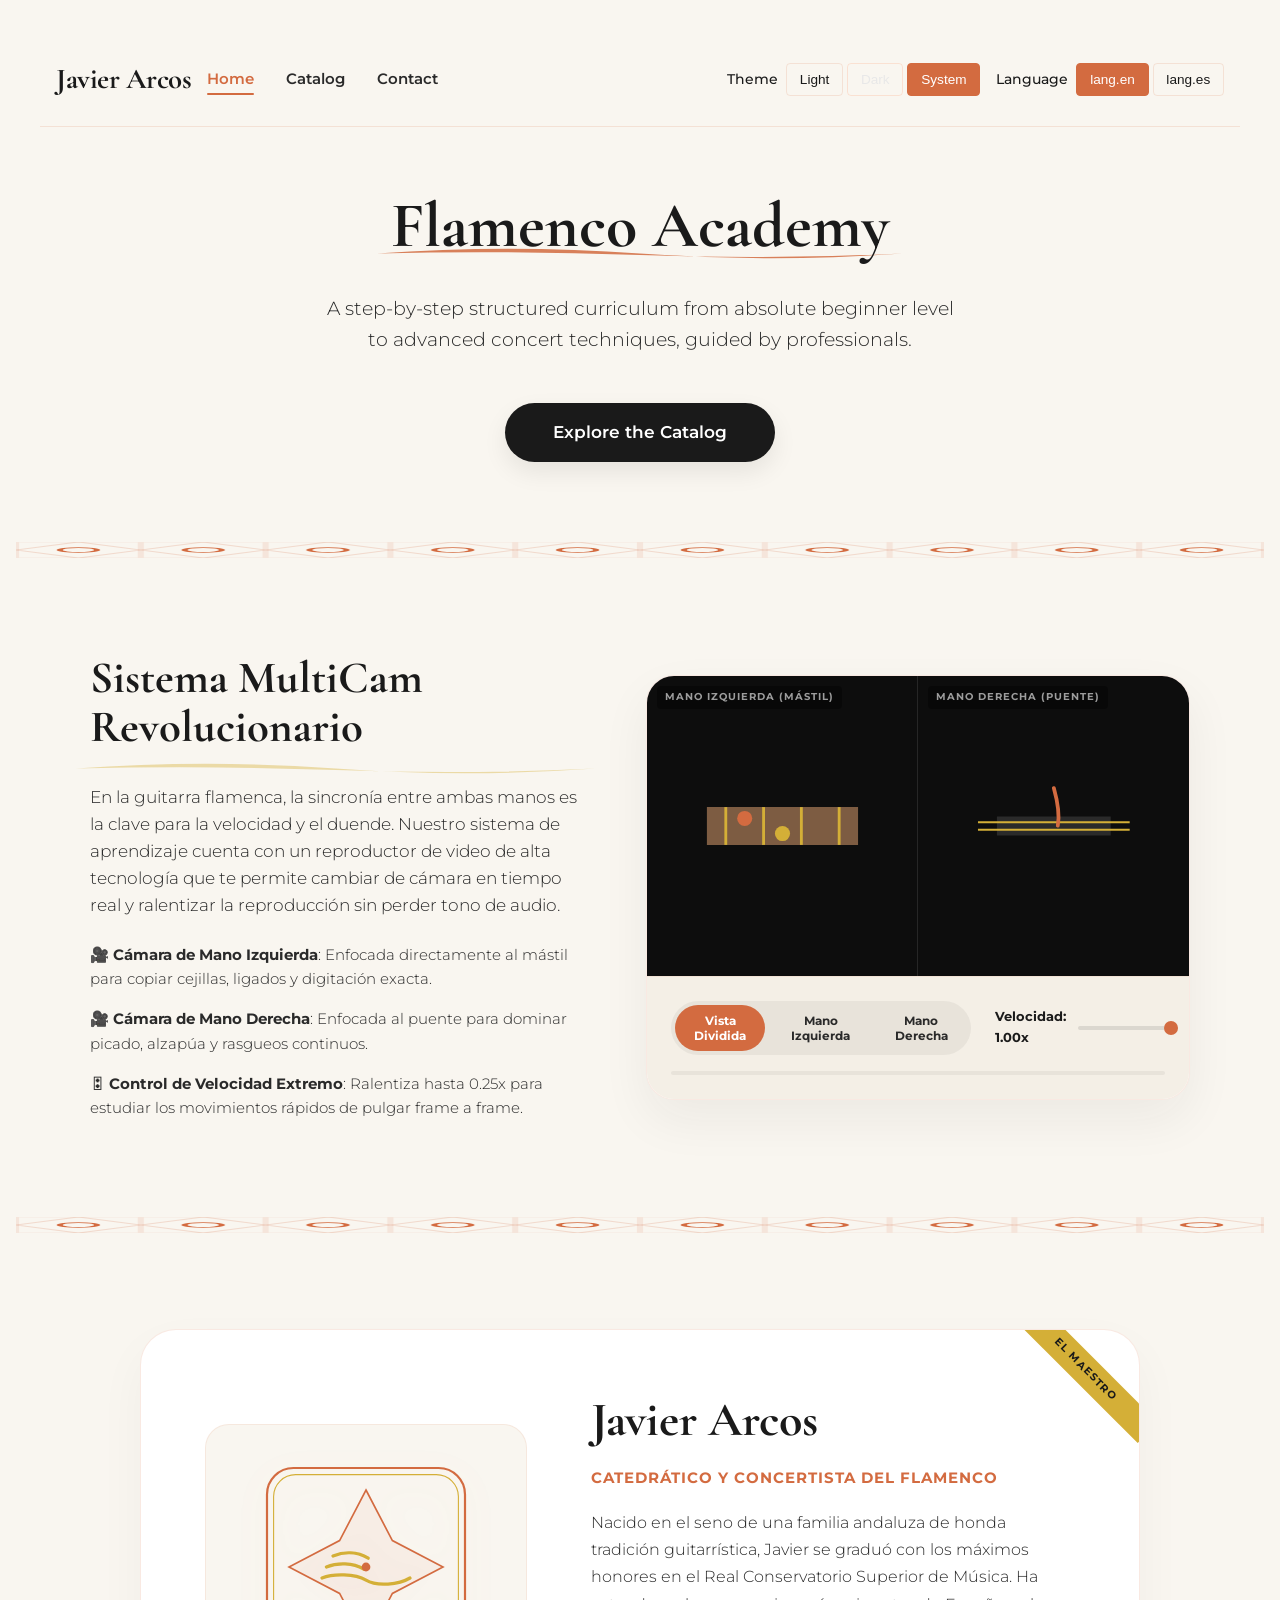
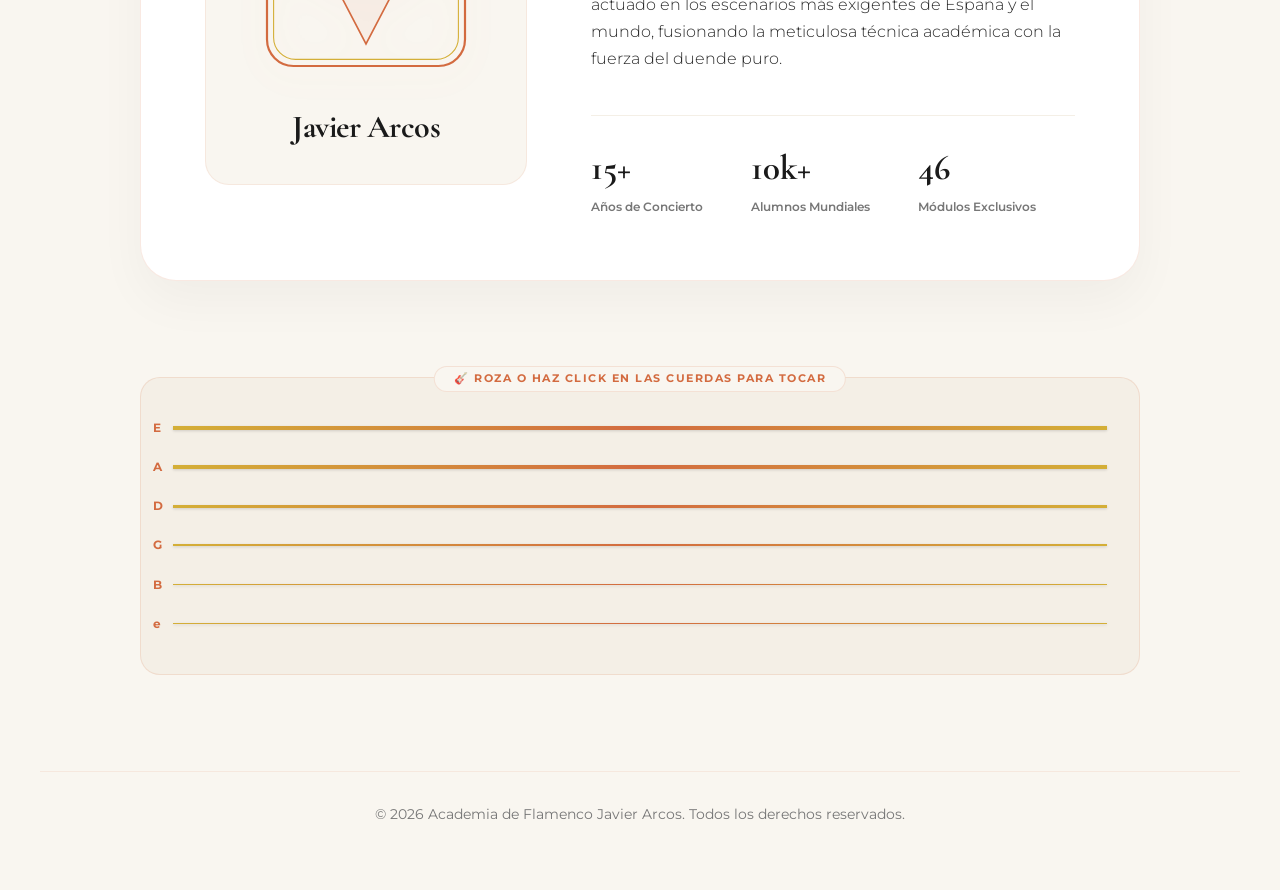
<file: index.html>
<!DOCTYPE html>
<html lang="es">
<head>
    <meta charset="UTF-8">
    <meta name="viewport" content="width=device-width, initial-scale=1.0">
    <title>Academia de Flamenco Javier Arcos — Inicio</title>
    <!-- Google Fonts: Cormorant Garamond (Serif) & Montserrat (Sans-Serif) -->
    <link rel="preconnect" href="https://fonts.googleapis.com">
    <link rel="preconnect" href="https://fonts.gstatic.com" crossorigin>
    <link href="https://fonts.googleapis.com/css2?family=Cormorant+Garamond:ital,wght@0,400;0,600;0,700;1,400&family=Montserrat:wght@300;400;500;600;700&display=swap" rel="stylesheet">
    
    <style>
        :root {
            --bg-clay: #F9F6F0;
            --bg-clay-dark: #F4EFE6;
            --terra-cotta: #D36B40;
            --pastel-orange: #F4A261;
            --charcoal: #1A1A1A;
            --charcoal-light: #2A2A2A;
            --white: #FFFFFF;
            --transition-smooth: all 0.35s cubic-bezier(0.16, 1, 0.3, 1);
        }

        * {
            box-sizing: border-box;
            margin: 0;
            padding: 0;
        }

        body {
            background-color: var(--bg-clay);
            color: var(--charcoal);
            font-family: 'Montserrat', sans-serif;
            line-height: 1.6;
            padding: 2rem 1rem;
            -webkit-font-smoothing: antialiased;
        }

        /* --- NAVIGATION BAR --- */
        .nav-bar {
            max-width: 1200px;
            margin: 0 auto 3rem auto;
            display: flex;
            justify-content: space-between;
            align-items: center;
            padding: 1.5rem 1rem;
            border-bottom: 1px solid rgba(211, 107, 64, 0.15);
        }

        .nav-logo {
            font-family: 'Cormorant Garamond', serif;
            font-size: 1.8rem;
            font-weight: 700;
            color: var(--charcoal);
            text-decoration: none;
            letter-spacing: -0.5px;
        }

        .nav-links {
            display: flex;
            gap: 2rem;
        }

        .nav-links a {
            font-family: 'Montserrat', sans-serif;
            font-size: 0.95rem;
            font-weight: 600;
            color: var(--charcoal-light);
            text-decoration: none;
            transition: var(--transition-smooth);
            position: relative;
            padding: 0.25rem 0;
        }

        .nav-links a:hover {
            color: var(--terra-cotta);
        }

        .nav-links a.active {
            color: var(--terra-cotta);
        }

        .nav-links a.active::after {
            content: '';
            position: absolute;
            bottom: 0;
            left: 0;
            width: 100%;
            height: 2px;
            background-color: var(--terra-cotta);
            border-radius: 2px;
        }

        /* --- HERO SECTION --- */
        .hero {
            max-width: 1000px;
            margin: 4rem auto;
            text-align: center;
            display: flex;
            flex-direction: column;
            align-items: center;
            gap: 1.5rem;
        }

        .hero h1 {
            font-family: 'Cormorant Garamond', serif;
            font-size: 4rem;
            font-weight: 700;
            line-height: 1.1;
            color: var(--charcoal);
            max-width: 800px;
        }

        .hero p {
            font-size: 1.2rem;
            font-weight: 300;
            color: var(--charcoal-light);
            max-width: 650px;
            margin-bottom: 1.5rem;
        }

        .hero-btn {
            background-color: var(--charcoal);
            color: var(--white);
            border: none;
            padding: 1rem 3rem;
            border-radius: 100px;
            font-weight: 600;
            font-size: 1.05rem;
            text-decoration: none;
            cursor: pointer;
            transition: var(--transition-smooth);
            box-shadow: 0 10px 25px rgba(0, 0, 0, 0.08);
            position: relative;
            overflow: hidden;
            display: inline-block;
        }

        .hero-btn:hover {
            background-color: var(--terra-cotta);
            box-shadow: 0 10px 30px rgba(213, 107, 64, 0.3);
            transform: translateY(-2px);
        }

        /* --- BRUSH STROKES --- */
        .brush-stroke-container {
            position: relative;
            display: inline-block;
            margin-bottom: 0.5rem;
        }

        .brush-stroke-bg {
            position: absolute;
            bottom: -5px;
            left: -5%;
            width: 110%;
            height: 25px;
            z-index: -1;
            pointer-events: none;
        }

        /* --- MUDEJAR DIVIDERS --- */
        .mudejar-divider {
            width: 100%;
            height: 16px;
            display: block;
            margin: 5rem 0;
        }

        /* --- TEACHER CARD SPOTLIGHT --- */
        .teacher-spotlight {
            max-width: 1000px;
            margin: 6rem auto;
            background-color: var(--white);
            border-radius: 36px;
            box-shadow: 0 20px 50px rgba(26,26,26,0.04);
            border: 1px solid rgba(211, 107, 64, 0.15);
            padding: 4rem;
            position: relative;
            overflow: hidden;
        }

        .spotlight-badge {
            position: absolute;
            top: 25px;
            right: -35px;
            background-color: #D4AF37;
            color: var(--charcoal);
            font-size: 0.65rem;
            font-weight: 700;
            padding: 0.4rem 3rem;
            transform: rotate(45deg);
            letter-spacing: 1.5px;
        }

        .teacher-grid {
            display: grid;
            grid-template-columns: 0.8fr 1.2fr;
            gap: 4rem;
            align-items: center;
        }

        .teacher-card-visual {
            background-color: var(--bg-clay);
            border-radius: 24px;
            padding: 2rem;
            border: 1px solid rgba(211, 107, 64, 0.1);
            display: flex;
            flex-direction: column;
            align-items: center;
            gap: 1.5rem;
            position: relative;
        }

        .teacher-svg {
            width: 100%;
            max-width: 220px;
            filter: drop-shadow(0 8px 16px rgba(213, 107, 64, 0.1));
        }

        .teacher-title-overlay {
            font-family: 'Cormorant Garamond', serif;
            font-size: 2rem;
            font-weight: 700;
            color: var(--charcoal);
            text-align: center;
            letter-spacing: -0.5px;
        }

        .teacher-card-bio {
            display: flex;
            flex-direction: column;
            gap: 1.2rem;
        }

        .teacher-card-bio h2 {
            font-family: 'Cormorant Garamond', serif;
            font-size: 3rem;
            font-weight: 700;
            line-height: 1.1;
        }

        .teacher-subtitle {
            font-size: 0.95rem;
            font-weight: 700;
            color: var(--terra-cotta);
            text-transform: uppercase;
            letter-spacing: 1px;
        }

        .teacher-text {
            font-size: 1rem;
            font-weight: 300;
            color: var(--charcoal-light);
            line-height: 1.7;
        }

        .teacher-stats {
            display: flex;
            gap: 3rem;
            margin-top: 1.5rem;
            border-top: 1px solid var(--bg-clay-dark);
            padding-top: 1.5rem;
        }

        .stat-item {
            display: flex;
            flex-direction: column;
        }

        .stat-num {
            font-family: 'Cormorant Garamond', serif;
            font-size: 2.2rem;
            font-weight: 700;
            color: var(--charcoal);
        }

        .stat-label {
            font-size: 0.75rem;
            color: #777;
            font-weight: 600;
        }

        /* --- GUITAR STRINGS BOARD --- */
        .guitar-strings-board {
            width: 100%;
            max-width: 1000px;
            margin: 6rem auto;
            display: flex;
            flex-direction: column;
            gap: 1.2rem;
            padding: 2.5rem 2rem;
            background-color: var(--bg-clay-dark);
            border-radius: 20px;
            border: 1px solid rgba(211, 107, 64, 0.15);
            position: relative;
        }
        
        .guitar-strings-board::before {
            content: '🎸 ROZA O HAZ CLICK EN LAS CUERDAS PARA TOCAR';
            position: absolute;
            top: -12px;
            left: 50%;
            transform: translateX(-50%);
            font-size: 0.7rem;
            font-weight: 700;
            letter-spacing: 1.5px;
            color: var(--terra-cotta);
            background-color: var(--bg-clay);
            padding: 0.2rem 1.2rem;
            border-radius: 100px;
            border: 1px solid rgba(211, 107, 64, 0.15);
        }

        .guitar-string-wrap {
            width: 100%;
            height: 20px;
            display: flex;
            align-items: center;
            position: relative;
            cursor: pointer;
        }

        .guitar-string {
            width: 100%;
            height: var(--thickness);
            background: linear-gradient(90deg, #D4AF37 0%, #D36B40 50%, #D4AF37 100%);
            box-shadow: 0 1px 3px rgba(0,0,0,0.15);
            position: relative;
            transform-origin: 50% 50%;
        }

        .guitar-string-wrap::after {
            content: attr(data-note);
            position: absolute;
            left: -20px;
            top: 50%;
            transform: translateY(-50%);
            font-size: 0.75rem;
            font-weight: 700;
            color: var(--terra-cotta);
        }

        .guitar-string.vibrating {
            animation: pluck 0.6s ease-out;
        }

        @keyframes pluck {
            0% { transform: scaleY(1); }
            15% { transform: translateY(-8px) scaleY(1.3); }
            30% { transform: translateY(6px) scaleY(1.1); }
            45% { transform: translateY(-4px) scaleY(1.2); }
            60% { transform: translateY(3px) scaleY(1.05); }
            75% { transform: translateY(-1.5px) scaleY(1.1); }
            90% { transform: translateY(0.7px) scaleY(1.02); }
            100% { transform: translateY(0) scaleY(1); }
        }

        /* --- MULTICAM WIDGET --- */
        .multicam-section {
            max-width: 1100px;
            margin: 6rem auto;
            display: grid;
            grid-template-columns: 0.95fr 1.05fr;
            gap: 4rem;
            align-items: center;
        }

        .multicam-info h2 {
            font-family: 'Cormorant Garamond', serif;
            font-size: 2.8rem;
            line-height: 1.1;
            margin-bottom: 1.5rem;
        }

        .multicam-info p {
            font-size: 1.05rem;
            font-weight: 300;
            color: var(--charcoal-light);
            margin-bottom: 1.5rem;
        }

        .multicam-features-list {
            list-style: none;
            display: flex;
            flex-direction: column;
            gap: 1rem;
        }

        .multicam-features-list li {
            font-size: 0.95rem;
            font-weight: 300;
            color: var(--charcoal-light);
        }

        /* The Mockup Player Widget */
        .multicam-player-widget {
            background-color: var(--white);
            border-radius: 28px;
            overflow: hidden;
            box-shadow: 0 20px 50px rgba(26,26,26,0.06);
            border: 1px solid rgba(211, 107, 64, 0.15);
            display: flex;
            flex-direction: column;
        }

        .player-screen {
            background-color: #0d0d0d;
            height: 300px;
            position: relative;
            overflow: hidden;
        }

        .player-view-split {
            display: grid;
            grid-template-columns: 1fr 1fr;
            height: 100%;
            transition: var(--transition-smooth);
        }

        .split-view {
            height: 100%;
            display: flex;
            flex-direction: column;
            justify-content: center;
            align-items: center;
            position: relative;
            border-right: 1px solid rgba(255, 255, 255, 0.1);
        }

        .split-view:last-child {
            border-right: none;
        }

        .view-label {
            position: absolute;
            top: 10px;
            left: 10px;
            font-size: 0.65rem;
            font-weight: 700;
            text-transform: uppercase;
            letter-spacing: 1px;
            color: rgba(255,255,255,0.6);
            background-color: rgba(0,0,0,0.4);
            padding: 0.2rem 0.5rem;
            border-radius: 4px;
            z-index: 5;
        }

        .fret-svg, .bridge-svg {
            width: 70%;
            height: 70%;
        }

        /* SVG Animations */
        @keyframes fretMove {
            0% { transform: translate(0, 0); }
            50% { transform: translate(15px, -5px); }
            100% { transform: translate(0, 0); }
        }

        @keyframes bridgeStrum {
            0% { stroke-dashoffset: 0; opacity: 0.5; }
            50% { stroke-dashoffset: 10; opacity: 1; transform: scaleY(1.1); }
            100% { stroke-dashoffset: 0; opacity: 0.5; }
        }

        .finger-dot {
            animation: fretMove 2s infinite ease-in-out;
        }
        .finger-dot-delayed {
            animation: fretMove 2s infinite ease-in-out;
            animation-delay: 1s;
        }
        .strum-arc {
            stroke-dasharray: 20;
            animation: bridgeStrum 1s infinite ease-in-out;
            transform-origin: 50% 50%;
        }

        .player-controls {
            padding: 1.5rem;
            background-color: var(--bg-clay-dark);
            border-top: 1px solid rgba(211, 107, 64, 0.1);
        }

        .control-row {
            display: flex;
            justify-content: space-between;
            align-items: center;
            gap: 1.5rem;
            margin-bottom: 1rem;
        }

        .camera-tabs {
            display: flex;
            gap: 0.4rem;
            background-color: rgba(0,0,0,0.05);
            padding: 0.25rem;
            border-radius: 100px;
        }

        .camera-tab {
            background: none;
            border: none;
            outline: none;
            padding: 0.5rem 1.2rem;
            font-family: 'Montserrat', sans-serif;
            font-size: 0.75rem;
            font-weight: 700;
            color: var(--charcoal-light);
            border-radius: 100px;
            cursor: pointer;
            transition: var(--transition-smooth);
        }

        .camera-tab.active {
            background-color: var(--terra-cotta);
            color: var(--white);
        }

        .playback-speed {
            display: flex;
            align-items: center;
            gap: 0.75rem;
            font-size: 0.8rem;
            font-weight: 700;
            color: var(--charcoal);
        }

        .playback-speed input[type="range"] {
            -webkit-appearance: none;
            width: 100px;
            height: 4px;
            background: rgba(0,0,0,0.1);
            border-radius: 10px;
            outline: none;
        }

        .playback-speed input[type="range"]::-webkit-slider-thumb {
            -webkit-appearance: none;
            width: 14px;
            height: 14px;
            border-radius: 50%;
            background-color: var(--terra-cotta);
            cursor: pointer;
            transition: var(--transition-smooth);
        }

        .playback-speed input[type="range"]::-webkit-slider-thumb:hover {
            transform: scale(1.2);
        }

        .timeline-bar {
            width: 100%;
            height: 4px;
            background-color: rgba(0,0,0,0.05);
            border-radius: 10px;
            overflow: hidden;
        }

        .timeline-progress {
            width: 0%;
            height: 100%;
            background-color: var(--terra-cotta);
            animation: progressTime 10s infinite linear;
        }

        @keyframes progressTime {
            0% { width: 0%; }
            100% { width: 100%; }
        }

        /* Footer styling */
        footer {
            max-width: 1200px;
            margin: 6rem auto 2rem auto;
            text-align: center;
            border-top: 1px solid rgba(211, 107, 64, 0.1);
            padding-top: 2rem;
            font-size: 0.85rem;
            color: #777;
        }

        @media (max-width: 850px) {
            .hero h1 {
                font-size: 2.8rem;
            }
            .multicam-section {
                grid-template-columns: 1fr;
                gap: 2.5rem;
            }
            .nav-bar {
                flex-direction: column;
                gap: 1rem;
            }
        }
    </style>
    <!-- Theme and Localization -->
    <link rel="stylesheet" href="./theme.css">
    <script src="./theme-manager.js"></script>
    <script src="./i18n-manager.js"></script>
    <script src="./controls.js"></script>
</head>
<body>

    <nav class="nav-bar">
        <a href="index.html" class="nav-logo" data-i18n="logo">Javier Arcos</a>
        <div class="nav-links">
            <a href="index.html" class="active" data-i18n="nav.home">Inicio</a>
            <a href="catalogo.html" data-i18n="nav.catalog">Catálogo</a>
            <a href="contacto.html" data-i18n="nav.contact">Contacto</a>
        </div>
    </nav>

    <main>
        <!-- Hero section -->
        <section class="hero">
            <div class="brush-stroke-container">
                <h1 data-i18n="hero.title">Academia de Flamenco</h1>
                <svg class="brush-stroke-bg" viewBox="0 0 500 80" preserveAspectRatio="none">
                    <path d="M 10,40 Q 130,10 250,40 T 490,40 Q 370,60 250,45 T 10,40" fill="var(--terra-cotta)" opacity="0.85"/>
                </svg>
            </div>
            <p data-i18n="hero.subtitle">Un plan de estudios estructurado paso a paso desde el nivel principiante absoluto hasta técnicas de concierto avanzadas, guiado por profesionales.</p>
            <a href="catalogo.html" class="hero-btn" data-i18n="hero.button">Explorar el Catálogo</a>
        </section>

        <!-- Mudéjar Divider -->
        <svg class="mudejar-divider" viewBox="0 0 100 10" preserveAspectRatio="none">
            <pattern id="tile-pattern-1" width="10" height="10" patternUnits="userSpaceOnUse">
                <rect width="10" height="10" fill="none" stroke="rgba(211, 107, 64, 0.12)" stroke-width="0.5"/>
                <path d="M 5,0 L 10,5 L 5,10 L 0,5 Z" fill="none" stroke="rgba(211, 107, 64, 0.2)" stroke-width="0.5"/>
                <circle cx="5" cy="5" r="1.5" fill="none" stroke="var(--terra-cotta)" stroke-width="0.5"/>
            </pattern>
            <rect width="100" height="10" fill="url(#tile-pattern-1)" />
        </svg>

        <!-- MultiCam Section -->
        <section class="multicam-section">
            <div class="multicam-info">
                <div class="brush-stroke-container">
                    <h2>Sistema MultiCam Revolucionario</h2>
                    <svg class="brush-stroke-bg" viewBox="0 0 500 80" preserveAspectRatio="none">
                        <path d="M 10,40 Q 130,10 250,40 T 490,40 Q 370,60 250,45 T 10,40" fill="#D4AF37" opacity="0.4"/>
                    </svg>
                </div>
                <p>
                    En la guitarra flamenca, la sincronía entre ambas manos es la clave para la velocidad y el duende. Nuestro sistema de aprendizaje cuenta con un reproductor de video de alta tecnología que te permite cambiar de cámara en tiempo real y ralentizar la reproducción sin perder tono de audio.
                </p>
                <ul class="multicam-features-list">
                    <li>🎥 <strong>Cámara de Mano Izquierda</strong>: Enfocada directamente al mástil para copiar cejillas, ligados y digitación exacta.</li>
                    <li>🎥 <strong>Cámara de Mano Derecha</strong>: Enfocada al puente para dominar picado, alzapúa y rasgueos continuos.</li>
                    <li>🎛 <strong>Control de Velocidad Extremo</strong>: Ralentiza hasta 0.25x para estudiar los movimientos rápidos de pulgar frame a frame.</li>
                </ul>
            </div>

            <!-- Interactive MultiCam Mockup Player -->
            <div class="multicam-player-widget">
                <div class="player-screen">
                    <div class="player-view-split" id="player-view-split">
                        <div class="split-view left-view">
                            <div class="view-label">Mano Izquierda (Mástil)</div>
                            <!-- Vector Guitar neck drawing -->
                            <svg viewBox="0 0 100 100" class="fret-svg">
                                <line x1="10" y1="50" x2="90" y2="50" stroke="#7D5C42" stroke-width="20"/>
                                <line x1="20" y1="40" x2="20" y2="60" stroke="#D4AF37" stroke-width="1.5"/>
                                <line x1="40" y1="40" x2="40" y2="60" stroke="#D4AF37" stroke-width="1.5"/>
                                <line x1="60" y1="40" x2="60" y2="60" stroke="#D4AF37" stroke-width="1.5"/>
                                <line x1="80" y1="40" x2="80" y2="60" stroke="#D4AF37" stroke-width="1.5"/>
                                <!-- Finger markers -->
                                <circle cx="30" cy="46" r="4" fill="var(--terra-cotta)" class="finger-dot"/>
                                <circle cx="50" cy="54" r="4" fill="#D4AF37" class="finger-dot-delayed"/>
                            </svg>
                        </div>
                        <div class="split-view right-view">
                            <div class="view-label">Mano Derecha (Puente)</div>
                            <!-- Vector Strumming bridge drawing -->
                            <svg viewBox="0 0 100 100" class="bridge-svg">
                                <rect x="20" y="45" width="60" height="10" fill="#2A2A2A"/>
                                <line x1="10" y1="48" x2="90" y2="48" stroke="#D4AF37" stroke-width="1"/>
                                <line x1="10" y1="52" x2="90" y2="52" stroke="#D4AF37" stroke-width="1"/>
                                <!-- Alzapúa finger path animation -->
                                <path d="M 50,30 Q 55,48 50,55" fill="none" stroke="var(--terra-cotta)" stroke-width="2" class="strum-arc" stroke-linecap="round"/>
                            </svg>
                        </div>
                    </div>
                </div>
                
                <div class="player-controls">
                    <div class="control-row">
                        <div class="camera-tabs">
                            <button class="camera-tab active" onclick="setPlayerView('split')">Vista Dividida</button>
                            <button class="camera-tab" onclick="setPlayerView('left')">Mano Izquierda</button>
                            <button class="camera-tab" onclick="setPlayerView('right')">Mano Derecha</button>
                        </div>
                        <div class="playback-speed">
                            <span id="speed-label">Velocidad: 1.00x</span>
                            <input type="range" id="speed-slider" min="0.25" max="1.0" step="0.25" value="1.0" oninput="updatePlayerSpeed(this.value)">
                        </div>
                    </div>
                    <div class="timeline-bar">
                        <div class="timeline-progress" id="timeline-progress"></div>
                    </div>
                </div>
            </div>
        </section>

        <!-- Mudéjar Divider -->
        <svg class="mudejar-divider" viewBox="0 0 100 10" preserveAspectRatio="none">
            <pattern id="tile-pattern-2" width="10" height="10" patternUnits="userSpaceOnUse">
                <rect width="10" height="10" fill="none" stroke="rgba(211, 107, 64, 0.12)" stroke-width="0.5"/>
                <path d="M 5,0 L 10,5 L 5,10 L 0,5 Z" fill="none" stroke="rgba(211, 107, 64, 0.2)" stroke-width="0.5"/>
                <circle cx="5" cy="5" r="1.5" fill="none" stroke="var(--terra-cotta)" stroke-width="0.5"/>
            </pattern>
            <rect width="100" height="10" fill="url(#tile-pattern-2)" />
        </svg>

        <!-- Teacher spotlight section -->
        <section class="teacher-spotlight">
            <div class="spotlight-badge">EL MAESTRO</div>
            <div class="teacher-grid">
                <div class="teacher-card-visual">
                    <!-- Geometric Mudéjar tile frame with vector graphic -->
                    <svg viewBox="0 0 100 100" class="teacher-svg">
                        <rect x="5" y="5" width="90" height="90" rx="12" fill="none" stroke="var(--terra-cotta)" stroke-width="1"/>
                        <rect x="8" y="8" width="84" height="84" rx="10" fill="none" stroke="#D4AF37" stroke-width="0.5"/>
                        <!-- Star tile geometry -->
                        <path d="M 50,15 L 62,38 L 85,50 L 62,62 L 50,85 L 38,62 L 15,50 L 38,38 Z" fill="rgba(213, 107, 64, 0.05)" stroke="var(--terra-cotta)" stroke-width="0.75"/>
                        <!-- Strumming hand vector representation -->
                        <path d="M 30,55 C 35,53 45,53 50,56 C 55,59 65,58 70,55 M 32,50 C 37,48 44,48 49,51 M 35,45 C 40,43 46,43 51,46" fill="none" stroke="#D4AF37" stroke-width="1.5" stroke-linecap="round"/>
                        <circle cx="50" cy="50" r="2" fill="var(--terra-cotta)"/>
                    </svg>
                    <div class="teacher-title-overlay">Javier Arcos</div>
                </div>
                <div class="teacher-card-bio">
                    <h2>Javier Arcos</h2>
                    <p class="teacher-subtitle">Catedrático y Concertista del Flamenco</p>
                    <p class="teacher-text">
                        Nacido en el seno de una familia andaluza de honda tradición guitarrística, Javier se graduó con los máximos honores en el Real Conservatorio Superior de Música. Ha actuado en los escenarios más exigentes de España y el mundo, fusionando la meticulosa técnica académica con la fuerza del duende puro.
                    </p>
                    <div class="teacher-stats">
                        <div class="stat-item">
                            <span class="stat-num">15+</span>
                            <span class="stat-label">Años de Concierto</span>
                        </div>
                        <div class="stat-item">
                            <span class="stat-num">10k+</span>
                            <span class="stat-label">Alumnos Mundiales</span>
                        </div>
                        <div class="stat-item">
                            <span class="stat-num">46</span>
                            <span class="stat-label">Módulos Exclusivos</span>
                        </div>
                    </div>
                </div>
            </div>
        </section>

        <!-- Guitar strings interactive board -->
        <div class="guitar-strings-board">
            <div class="guitar-string-wrap" data-note="E" onclick="pluckString(this)">
                <div class="guitar-string" style="--thickness: 4px;"></div>
            </div>
            <div class="guitar-string-wrap" data-note="A" onclick="pluckString(this)">
                <div class="guitar-string" style="--thickness: 3.2px;"></div>
            </div>
            <div class="guitar-string-wrap" data-note="D" onclick="pluckString(this)">
                <div class="guitar-string" style="--thickness: 2.6px;"></div>
            </div>
            <div class="guitar-string-wrap" data-note="G" onclick="pluckString(this)">
                <div class="guitar-string" style="--thickness: 2px;"></div>
            </div>
            <div class="guitar-string-wrap" data-note="B" onclick="pluckString(this)">
                <div class="guitar-string" style="--thickness: 1.4px;"></div>
            </div>
            <div class="guitar-string-wrap" data-note="e" onclick="pluckString(this)">
                <div class="guitar-string" style="--thickness: 0.9px;"></div>
            </div>
        </div>
    </main>

    <footer>
        <p>&copy; 2026 Academia de Flamenco Javier Arcos. Todos los derechos reservados.</p>
    </footer>

    <script>
        // --- MULTICAM MOCK PLAYER VIEW CONTROLLER ---
        function setPlayerView(view) {
            const screen = document.getElementById('player-view-split');
            const leftView = screen.querySelector('.left-view');
            const rightView = screen.querySelector('.right-view');
            
            // Update active tab buttons
            const tabs = document.querySelectorAll('.camera-tab');
            tabs.forEach(tab => tab.classList.remove('active'));
            
            if (event && event.currentTarget) {
                event.currentTarget.classList.add('active');
            }

            if (view === 'split') {
                screen.style.gridTemplateColumns = '1fr 1fr';
                leftView.style.display = 'flex';
                rightView.style.display = 'flex';
            } else if (view === 'left') {
                screen.style.gridTemplateColumns = '1fr';
                leftView.style.display = 'flex';
                rightView.style.display = 'none';
            } else if (view === 'right') {
                screen.style.gridTemplateColumns = '1fr';
                leftView.style.display = 'none';
                rightView.style.display = 'flex';
            }
        }

        // --- PLAYBACK SPEED CONTROL CONTROLLER ---
        function updatePlayerSpeed(val) {
            const label = document.getElementById('speed-label');
            label.innerText = `Velocidad: ${parseFloat(val).toFixed(2)}x` + (val < 1.0 ? ' (Lento)' : '');
            
            const fingerDots = document.querySelectorAll('.finger-dot, .finger-dot-delayed');
            const strumArcs = document.querySelectorAll('.strum-arc');
            const progress = document.getElementById('timeline-progress');
            
            const factor = 1.0 / val;
            
            fingerDots.forEach(dot => {
                dot.style.animationDuration = `${2 * factor}s`;
            });
            strumArcs.forEach(arc => {
                arc.style.animationDuration = `${1 * factor}s`;
            });
            
            // Re-trigger timeline progression with updated duration
            progress.style.animation = 'none';
            progress.offsetHeight; // trigger reflow
            progress.style.animation = `progressTime ${10 * factor}s infinite linear`;
        }

        // --- WEB AUDIO GUITAR STRING PLUCKER ---
        function playGuitarStringAudio(note) {
            const freqs = {
                'E': 82.41,
                'A': 110.00,
                'D': 146.83,
                'G': 196.00,
                'B': 246.94,
                'e': 329.63
            };
            const freq = freqs[note];
            if (!freq) return;
            
            try {
                const ctx = new (window.AudioContext || window.webkitAudioContext)();
                const osc = ctx.createOscillator();
                const gain = ctx.createGain();
                
                // Classical guitar style plucked string simulation
                osc.type = 'triangle';
                osc.frequency.setValueAtTime(freq, ctx.currentTime);
                
                // Attack & Decay Envelope
                gain.gain.setValueAtTime(0.3, ctx.currentTime);
                gain.gain.exponentialRampToValueAtTime(0.001, ctx.currentTime + 1.2);
                
                osc.connect(gain);
                gain.connect(ctx.destination);
                
                osc.start();
                osc.stop(ctx.currentTime + 1.2);
            } catch (e) {
                console.log("AudioContext blocked or not supported by browser");
            }
        }

        function pluckString(wrapper) {
            const string = wrapper.querySelector('.guitar-string');
            const note = wrapper.getAttribute('data-note');
            
            // Triggers CSS vibration animation
            string.classList.remove('vibrating');
            void string.offsetWidth; // trigger reflow
            string.classList.add('vibrating');
            
            // Plays corresponding note frequency
            playGuitarStringAudio(note);
        }

        // Add hover pluck trigger to string wraps
        document.querySelectorAll('.guitar-string-wrap').forEach(wrap => {
            wrap.addEventListener('mouseenter', () => {
                pluckString(wrap);
            });
        });
    </script>
</body>
</html>
</file>
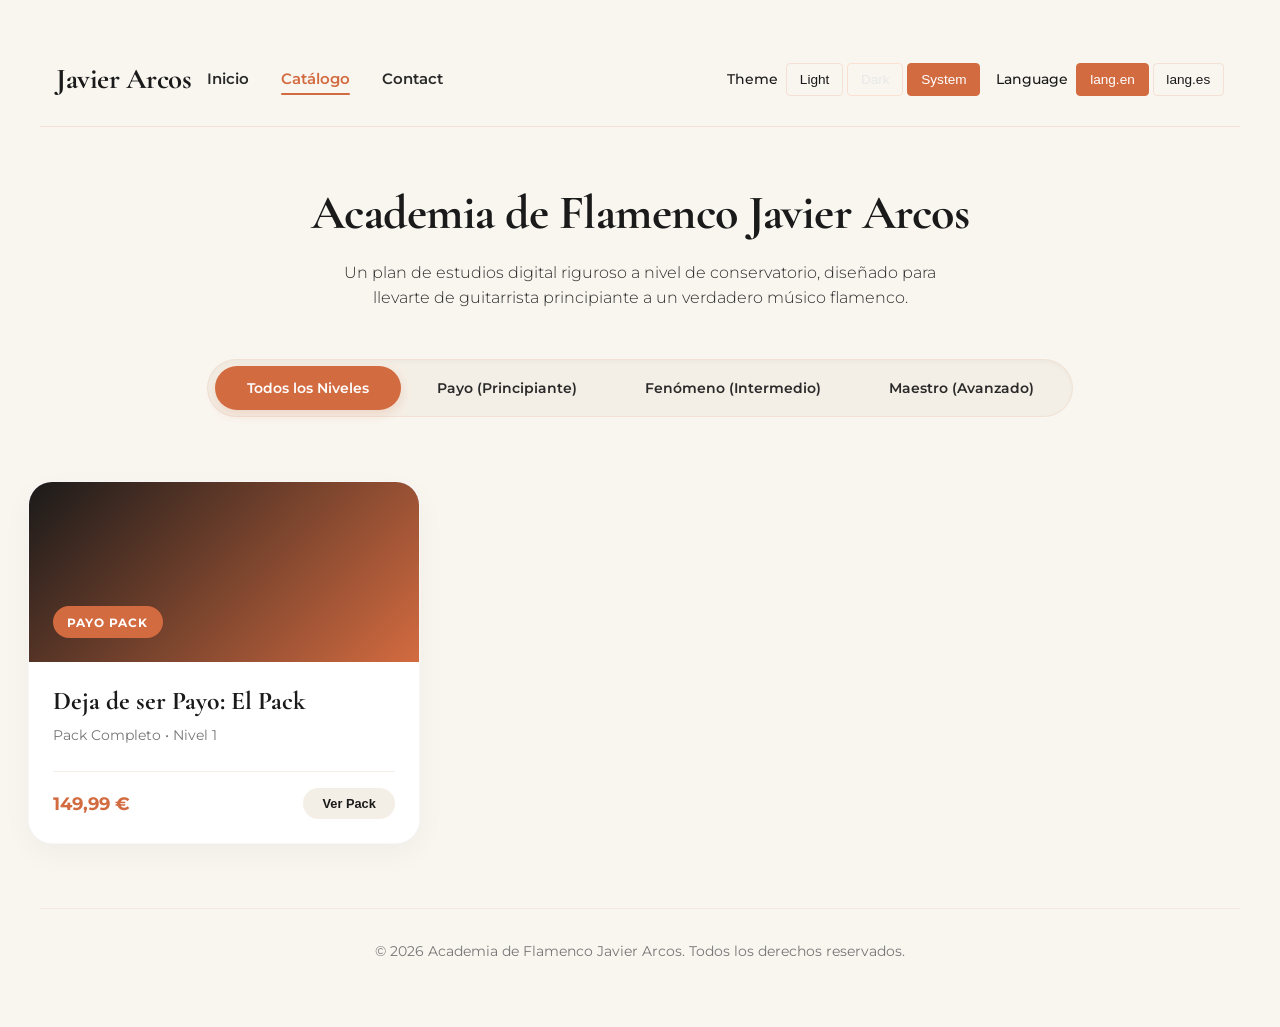
<file: catalogo.html>
<!DOCTYPE html>
<html lang="es">
<head>
    <meta charset="UTF-8">
    <meta name="viewport" content="width=device-width, initial-scale=1.0">
    <title>Academia de Flamenco Javier Arcos — Catálogo</title>
    <!-- Google Fonts: Cormorant Garamond (Serif) & Montserrat (Sans-Serif) -->
    <link rel="preconnect" href="https://fonts.googleapis.com">
    <link rel="preconnect" href="https://fonts.gstatic.com" crossorigin>
    <link href="https://fonts.googleapis.com/css2?family=Cormorant+Garamond:ital,wght@0,400;0,600;0,700;1,400&family=Montserrat:wght@300;400;500;600;700&display=swap" rel="stylesheet">
    
    <!-- Load parsed inventory from Prices CSV -->
    <script src="inventory.js"></script>
    
    <style>
        :root {
            --bg-clay: #F9F6F0;
            --bg-clay-dark: #F4EFE6;
            --terra-cotta: #D36B40;
            --pastel-orange: #F4A261;
            --charcoal: #1A1A1A;
            --charcoal-light: #2A2A2A;
            --white: #FFFFFF;
            --transition-smooth: all 0.35s cubic-bezier(0.16, 1, 0.3, 1);
        }

        * {
            box-sizing: border-box;
            margin: 0;
            padding: 0;
        }

        body {
            background-color: var(--bg-clay);
            color: var(--charcoal);
            font-family: 'Montserrat', sans-serif;
            line-height: 1.6;
            padding: 2rem 1rem;
            -webkit-font-smoothing: antialiased;
        }

        /* --- NAVIGATION BAR --- */
        .nav-bar {
            max-width: 1200px;
            margin: 0 auto 3rem auto;
            display: flex;
            justify-content: space-between;
            align-items: center;
            padding: 1.5rem 1rem;
            border-bottom: 1px solid rgba(211, 107, 64, 0.15);
        }

        .nav-logo {
            font-family: 'Cormorant Garamond', serif;
            font-size: 1.8rem;
            font-weight: 700;
            color: var(--charcoal);
            text-decoration: none;
            letter-spacing: -0.5px;
        }

        .nav-links {
            display: flex;
            gap: 2rem;
        }

        .nav-links a {
            font-family: 'Montserrat', sans-serif;
            font-size: 0.95rem;
            font-weight: 600;
            color: var(--charcoal-light);
            text-decoration: none;
            transition: var(--transition-smooth);
            position: relative;
            padding: 0.25rem 0;
        }

        .nav-links a:hover {
            color: var(--terra-cotta);
        }

        .nav-links a.active {
            color: var(--terra-cotta);
        }

        .nav-links a.active::after {
            content: '';
            position: absolute;
            bottom: 0;
            left: 0;
            width: 100%;
            height: 2px;
            background-color: var(--terra-cotta);
            border-radius: 2px;
        }

        header {
            max-width: 1200px;
            margin: 0 auto 3rem auto;
            text-align: center;
        }

        header h1 {
            font-family: 'Cormorant Garamond', serif;
            font-size: 3rem;
            font-weight: 700;
            margin-bottom: 0.5rem;
            color: var(--charcoal);
            letter-spacing: -0.5px;
        }

        header p {
            font-size: 1rem;
            font-weight: 300;
            color: var(--charcoal-light);
            max-width: 600px;
            margin: 0 auto;
        }

        /* --- STYLISH FILTER CONTROLS --- */
        .filter-container {
            display: flex;
            justify-content: center;
            margin-bottom: 3rem;
        }

        .filter-bar {
            background-color: var(--bg-clay-dark);
            padding: 0.4rem;
            border-radius: 100px;
            display: flex;
            gap: 0.25rem;
            box-shadow: inset 0 2px 4px rgba(0,0,0,0.03);
            border: 1px solid rgba(211, 107, 64, 0.1);
        }

        .filter-btn {
            background: none;
            border: none;
            outline: none;
            padding: 0.8rem 2rem;
            font-family: 'Montserrat', sans-serif;
            font-size: 0.9rem;
            font-weight: 600;
            color: var(--charcoal-light);
            border-radius: 100px;
            cursor: pointer;
            transition: var(--transition-smooth);
        }

        .filter-btn:hover {
            color: var(--terra-cotta);
        }

        .filter-btn.active {
            background-color: var(--terra-cotta);
            color: var(--white);
            box-shadow: 0 4px 12px rgba(213, 107, 64, 0.2);
        }

        /* --- SCROLLABLE CARD TRACK --- */
        .library-wrapper {
            max-width: 1240px;
            margin: 0 auto;
            position: relative;
        }

        /* Horizontal Scroll on Mobile, Beautiful Grid on Desktop */
        .library-track {
            display: flex;
            gap: 1.5rem;
            overflow-x: auto;
            padding: 1rem 0.5rem 2.5rem 0.5rem;
            scroll-behavior: smooth;
            scrollbar-width: thin;
            scrollbar-color: var(--terra-cotta) var(--bg-clay-dark);
        }

        .library-track::-webkit-scrollbar {
            height: 6px;
        }

        .library-track::-webkit-scrollbar-track {
            background: var(--bg-clay-dark);
            border-radius: 10px;
        }

        .library-track::-webkit-scrollbar-thumb {
            background-color: var(--terra-cotta);
            border-radius: 10px;
        }

        /* --- THE CARD --- */
        .course-card {
            flex: 0 0 320px;
            background-color: var(--white);
            border-radius: 24px;
            overflow: hidden;
            box-shadow: 0 10px 30px rgba(26, 26, 26, 0.04);
            border: 1px solid rgba(26, 26, 26, 0.03);
            cursor: pointer;
            transition: var(--transition-smooth);
            display: flex;
            flex-direction: column;
            position: relative;
        }

        .course-card:hover {
            transform: translateY(-8px);
            box-shadow: 0 20px 40px rgba(213, 107, 64, 0.1);
            border-color: rgba(213, 107, 64, 0.15);
        }

        /* Unique artistic gradient covers for a warm, premium feel */
        .card-cover {
            height: 180px;
            position: relative;
            display: flex;
            align-items: flex-end;
            padding: 1.5rem;
            background-size: cover;
            background-position: center;
        }

        .cover-payo {
            background: linear-gradient(135deg, #E29578 0%, #D36B40 100%);
        }
        .cover-fenomeno {
            background: linear-gradient(135deg, #D36B40 0%, #8E3A18 100%);
        }
        .cover-maestro {
            background: linear-gradient(135deg, #4A1D0D 0%, #1A1A1A 100%);
        }

        .badge {
            background-color: rgba(255, 255, 255, 0.2);
            backdrop-filter: blur(10px);
            color: var(--white);
            padding: 0.4rem 0.9rem;
            border-radius: 100px;
            font-size: 0.75rem;
            font-weight: 700;
            text-transform: uppercase;
            letter-spacing: 1px;
        }

        .card-content {
            padding: 1.5rem;
            display: flex;
            flex-direction: column;
            flex-grow: 1;
            justify-content: space-between;
        }

        .card-title {
            font-family: 'Cormorant Garamond', serif;
            font-size: 1.6rem;
            font-weight: 700;
            color: var(--charcoal);
            line-height: 1.2;
            margin-bottom: 0.5rem;
        }

        .card-meta {
            font-size: 0.85rem;
            color: #777;
            margin-bottom: 1.5rem;
            font-weight: 400;
        }

        .card-footer {
            display: flex;
            justify-content: space-between;
            align-items: center;
            border-top: 1px solid var(--bg-clay-dark);
            padding-top: 1rem;
            margin-top: auto;
        }

        .price-tag {
            font-size: 1.15rem;
            font-weight: 700;
            color: var(--terra-cotta);
        }

        .view-btn {
            background-color: var(--bg-clay-dark);
            color: var(--charcoal);
            border: none;
            padding: 0.5rem 1.2rem;
            border-radius: 100px;
            font-weight: 600;
            font-size: 0.8rem;
            transition: var(--transition-smooth);
        }

        .course-card:hover .view-btn {
            background-color: var(--terra-cotta);
            color: var(--white);
        }

        /* --- APP STORE POPUP MODAL --- */
        .modal-overlay {
            position: fixed;
            top: 0;
            left: 0;
            width: 100%;
            height: 100%;
            background-color: rgba(26, 26, 26, 0.4);
            backdrop-filter: blur(8px);
            display: flex;
            justify-content: center;
            align-items: center;
            z-index: 1000;
            opacity: 0;
            pointer-events: none;
            transition: opacity 0.3s ease;
            padding: 1.5rem;
        }

        .modal-overlay.active {
            opacity: 1;
            pointer-events: auto;
        }

        .modal-card {
            background-color: var(--white);
            width: 100%;
            max-width: 600px;
            border-radius: 32px;
            overflow: hidden;
            box-shadow: 0 30px 60px rgba(0,0,0,0.2);
            position: relative;
            transform: scale(0.9) translateY(30px);
            transition: transform 0.4s cubic-bezier(0.16, 1, 0.3, 1);
            max-height: 90vh;
            display: flex;
            flex-direction: column;
        }

        .modal-overlay.active .modal-card {
            transform: scale(1) translateY(0);
        }

        .modal-close {
            position: absolute;
            top: 1.5rem;
            right: 1.5rem;
            width: 36px;
            height: 36px;
            background-color: rgba(26, 26, 26, 0.8);
            border: none;
            border-radius: 50%;
            color: var(--white);
            font-size: 1.2rem;
            cursor: pointer;
            display: flex;
            align-items: center;
            justify-content: center;
            z-index: 10;
            transition: var(--transition-smooth);
        }

        .modal-close:hover {
            background-color: var(--terra-cotta);
            transform: rotate(90deg);
        }

        .modal-hero {
            height: 220px;
            position: relative;
            display: flex;
            align-items: flex-end;
            padding: 2rem;
        }

        .modal-body {
            padding: 2rem;
            overflow-y: auto;
        }

        .modal-title {
            font-family: 'Cormorant Garamond', serif;
            font-size: 2.2rem;
            font-weight: 700;
            color: var(--charcoal);
            line-height: 1.2;
            margin-bottom: 0.5rem;
        }

        .modal-level {
            font-size: 0.85rem;
            text-transform: uppercase;
            font-weight: 700;
            letter-spacing: 1.5px;
            color: var(--terra-cotta);
            margin-bottom: 1rem;
        }

        .modal-desc {
            font-size: 0.95rem;
            font-weight: 300;
            color: var(--charcoal-light);
            margin-bottom: 2rem;
        }

        /* --- THE SMART BUNDLE UPSELL BANNER --- */
        .upsell-banner {
            background-color: var(--bg-clay-dark);
            border: 1px dashed var(--terra-cotta);
            border-radius: 20px;
            padding: 1.5rem;
            margin-bottom: 2rem;
            display: none; /* Controlled via JS */
            flex-direction: column;
            gap: 1rem;
        }

        .upsell-header {
            display: flex;
            align-items: center;
            gap: 0.5rem;
            font-weight: 700;
            font-size: 0.9rem;
            color: var(--terra-cotta);
        }

        .upsell-text {
            font-size: 0.85rem;
            color: var(--charcoal-light);
            font-weight: 400;
        }

        .upsell-btn {
            background-color: var(--terra-cotta);
            color: var(--white);
            border: none;
            padding: 0.75rem 1.5rem;
            border-radius: 100px;
            font-weight: 600;
            font-size: 0.85rem;
            cursor: pointer;
            text-align: center;
            transition: var(--transition-smooth);
        }

        .upsell-btn:hover {
            background-color: var(--charcoal);
            box-shadow: 0 4px 12px rgba(0,0,0,0.15);
        }

        .modal-actions {
            display: flex;
            justify-content: space-between;
            align-items: center;
            border-top: 1px solid var(--bg-clay-dark);
            padding-top: 1.5rem;
        }

        .modal-price {
            font-size: 1.5rem;
            font-weight: 700;
            color: var(--charcoal);
        }

        .checkout-btn {
            background-color: var(--charcoal);
            color: var(--white);
            border: none;
            padding: 0.9rem 2.5rem;
            border-radius: 100px;
            font-weight: 600;
            font-size: 0.95rem;
            cursor: pointer;
            transition: var(--transition-smooth);
        }

        .checkout-btn:hover {
            background-color: var(--terra-cotta);
            box-shadow: 0 4px 15px rgba(213, 107, 64, 0.3);
        }

        footer {
            max-width: 1200px;
            margin: 4rem auto 2rem auto;
            text-align: center;
            border-top: 1px solid rgba(211, 107, 64, 0.1);
            padding-top: 2rem;
            font-size: 0.85rem;
            color: #777;
        }

        /* Desktop Grid Transformation */
        @media (min-width: 900px) {
            .library-track {
                display: grid;
                grid-template-columns: repeat(auto-fill, minmax(320px, 1fr));
                overflow-x: visible;
                padding-bottom: 0;
            }
            .course-card {
                flex: none;
            }
        }
    </style>
    <!-- Theme and Localization -->
    <link rel="stylesheet" href="./theme.css">
    <script src="./theme-manager.js"></script>
    <script src="./i18n-manager.js"></script>
    <script src="./controls.js"></script>
</head>
<body>

    <nav class="nav-bar">
        <a href="index.html" class="nav-logo" data-i18n="logo">Javier Arcos</a>
        <div class="nav-links">
            <a href="index.html">Inicio</a>
            <a href="catalogo.html" class="active">Catálogo</a>
            <a href="contacto.html" data-i18n="nav.contact">Contacto</a>
        </div>
    </nav>

    <header>
        <h1>Academia de Flamenco Javier Arcos</h1>
        <p>Un plan de estudios digital riguroso a nivel de conservatorio, diseñado para llevarte de guitarrista principiante a un verdadero músico flamenco.</p>
    </header>

    <!-- STYLISH LEVEL TABS -->
    <div class="filter-container">
        <div class="filter-bar">
            <button class="filter-btn active" onclick="filterLevel('all')">Todos los Niveles</button>
            <button class="filter-btn" onclick="filterLevel('payo')">Payo (Principiante)</button>
            <button class="filter-btn" onclick="filterLevel('fenomeno')">Fenómeno (Intermedio)</button>
            <button class="filter-btn" onclick="filterLevel('maestro')">Maestro (Avanzado)</button>
        </div>
    </div>

    <!-- LIBRARY WORKSPACE -->
    <div class="library-wrapper">
        <div class="library-track" id="library-track">
            <!-- Dynamic courses loaded via script -->
        </div>
    </div>

    <!-- APP STORE POPUP MODAL -->
    <div class="modal-overlay" id="modal-overlay" onclick="closeModal(event)">
        <div class="modal-card" id="modal-card">
            <button class="modal-close" onclick="closeModalForce()">&times;</button>
            <div class="modal-hero" id="modal-hero">
                <!-- Color-assigned cover gradient -->
            </div>
            <div class="modal-body">
                <span class="modal-level" id="modal-level-badge">Nivel</span>
                <h2 class="modal-title" id="modal-title">Título del Curso</h2>
                <p class="modal-desc" id="modal-desc">Descripción detallada del curso aquí.</p>

                <!-- Dynamic Upsell Banner (shows only if item is individual) -->
                <div class="upsell-banner" id="upsell-banner">
                    <div class="upsell-header">
                        <span>💡</span> OFERTA ELECCIÓN INTELIGENTE
                    </div>
                    <div class="upsell-text" id="upsell-text">
                        Este módulo está incluido en el pack completo. ¡Ahorra más del 30% al adquirir el paquete completo!
                    </div>
                    <button class="upsell-btn" id="upsell-btn" onclick="openBundleFromUpsell()">Ver Pack Completo en su Lugar</button>
                </div>

                <div class="modal-actions">
                    <span class="modal-price" id="modal-price">0,00 €</span>
                    <button class="checkout-btn" id="checkout-btn">Desbloquear Curso</button>
                </div>
            </div>
        </div>
    </div>

    <script>
        // --- LIVE FILTERING ---
        function filterLevel(level) {
            // Update filter buttons active states
            const buttons = document.querySelectorAll('.filter-btn');
            buttons.forEach(btn => btn.classList.remove('active'));
            
            if (typeof event !== 'undefined' && event.currentTarget) {
                event.currentTarget.classList.add('active');
            } else if (typeof event !== 'undefined' && event.target) {
                event.target.classList.add('active');
            }

            // Hide / Show cards with smooth animations
            const cards = document.querySelectorAll('.course-card');
            cards.forEach(card => {
                const cardLevel = card.getAttribute('data-level');
                if (level === 'all' || cardLevel === level) {
                    card.style.display = 'flex';
                    setTimeout(() => {
                        card.style.opacity = '1';
                        card.style.transform = 'scale(1)';
                    }, 50);
                } else {
                    card.style.opacity = '0';
                    card.style.transform = 'scale(0.95)';
                    setTimeout(() => {
                        card.style.display = 'none';
                    }, 300);
                }
            });
        }

        // --- APP STORE MODAL CONTROLLERS ---
        const overlay = document.getElementById('modal-overlay');
        let activeBundleId = null; // Track bundle ID for the upsell dynamic link

        function openModal(course) {
            const mHero = document.getElementById('modal-hero');
            const mLevel = document.getElementById('modal-level-badge');
            const mTitle = document.getElementById('modal-title');
            const mDesc = document.getElementById('modal-desc');
            const mPrice = document.getElementById('modal-price');
            const upsell = document.getElementById('upsell-banner');
            const checkoutBtn = document.getElementById('checkout-btn');

            // Set content
            mLevel.innerText = course.level.toUpperCase();
            mTitle.innerText = course.title;
            mDesc.innerText = course.desc;
            mPrice.innerText = course.price;
            checkoutBtn.innerText = course.type === 'bundle' ? 'Adquirir Pack' : 'Desbloquear Curso';
            checkoutBtn.onclick = () => {
                window.location.href = `checkout.html?id=${course.id}`;
            };

            // Assign matching cover styling to the modal
            mHero.className = "modal-hero";
            if (course.levelSlug === 'payo') {
                mHero.classList.add('cover-payo');
            } else if (course.levelSlug === 'fenomeno') {
                mHero.classList.add('cover-fenomeno');
            } else {
                mHero.classList.add('cover-maestro');
            }

            // Dynamic Bundle Logic
            if (course.type === 'individual') {
                const bundleId = course.bundleId || course.bundledIn;
                const bundleItem = inventory.find(item => item.id === bundleId);
                if (bundleItem) {
                    activeBundleId = bundleId;
                    document.getElementById('upsell-text').innerHTML = `Este curso está incluido en <strong>${bundleItem.title}</strong> por solo <strong>${bundleItem.price}</strong>. ¡Consigue acceso de por vida a todos los módulos de este nivel y ahorra!`;
                    upsell.style.display = 'flex';
                } else {
                    activeBundleId = null;
                    upsell.style.display = 'none';
                }
            } else {
                upsell.style.display = 'none';
                activeBundleId = null;
            }

            // Open overlay
            overlay.classList.add('active');
        }

        // Close modal when clicking dark overlay
        function closeModal(event) {
            if (event.target === overlay) {
                overlay.classList.remove('active');
            }
        }

        // Close modal using close button
        function closeModalForce() {
            overlay.classList.remove('active');
        }

        // Auto-redirect user inside popup directly to the upsell bundle
        function openBundleFromUpsell() {
            if (activeBundleId) {
                const targetCard = document.querySelector(`[data-id="${activeBundleId}"]`);
                if (targetCard) {
                    overlay.classList.remove('active');
                    setTimeout(() => {
                        targetCard.click();
                    }, 300);
                } else {
                    window.location.href = `checkout.html?id=${activeBundleId}`;
                }
            }
        }

        // --- DYNAMIC CARD GENERATION ---
        function renderLibrary() {
            const track = document.getElementById('library-track');
            track.innerHTML = ''; // Clear hardcoded markup
 
            const visibleInventory = inventory.filter(course => course.available !== false);
 
            visibleInventory.forEach(course => {
                const card = document.createElement('div');
                card.className = 'course-card';
                card.setAttribute('data-level', course.levelSlug);
                card.setAttribute('data-id', course.id);
                card.setAttribute('data-type', course.type);

                // Determine cover styles and class
                let coverClass = 'cover-payo';
                if (course.levelSlug === 'fenomeno') coverClass = 'cover-fenomeno';
                if (course.levelSlug === 'maestro') coverClass = 'cover-maestro';

                let coverStyle = '';
                let badgeText = course.level;
                if (course.type === 'bundle') {
                    badgeText = `${course.level} Pack`;
                    if (course.levelSlug === 'payo') coverStyle = 'background: linear-gradient(135deg, #1A1A1A 0%, #D36B40 100%);';
                    else if (course.levelSlug === 'fenomeno') coverStyle = 'background: linear-gradient(135deg, #1A1A1A 0%, #8E3A18 100%);';
                    else if (course.levelSlug === 'maestro') coverStyle = 'background: linear-gradient(135deg, #1A1A1A 0%, #4A1D0D 100%);';
                }

                card.innerHTML = `
                    <div class="card-cover ${coverClass}" style="${coverStyle}">
                        <span class="badge" ${course.type === 'bundle' ? 'style="background-color: var(--terra-cotta);"' : ''}>${badgeText}</span>
                    </div>
                    <div class="card-content">
                        <div>
                            <h2 class="card-title">${course.title}</h2>
                            <p class="card-meta">${course.category}</p>
                        </div>
                        <div class="card-footer">
                            <span class="price-tag">${course.price}</span>
                            <button class="view-btn">${course.type === 'bundle' ? 'Ver Pack' : 'Ver Curso'}</button>
                        </div>
                    </div>
                `;

                // Modal opening on click
                card.addEventListener('click', () => {
                    openModal(course);
                });

                track.appendChild(card);
            });
        }

        // Initialize library on load
        window.addEventListener('DOMContentLoaded', () => {
            renderLibrary();
        });
    </script>

    <footer>
        <p>&copy; 2026 Academia de Flamenco Javier Arcos. Todos los derechos reservados.</p>
    </footer>
</body>
</html>
</file>
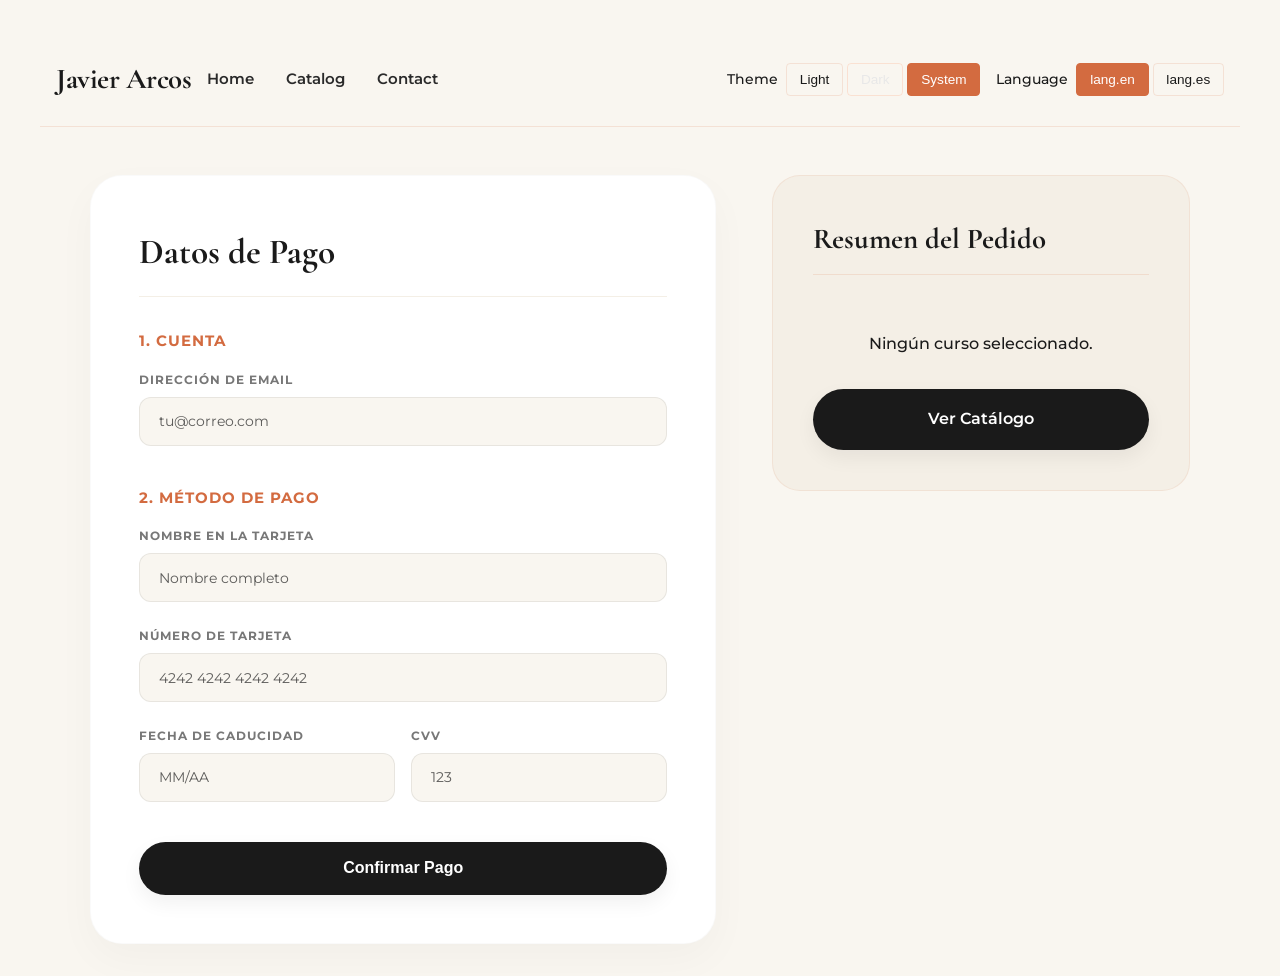
<file: checkout.html>
<!DOCTYPE html>
<html lang="es">
<head>
    <meta charset="UTF-8">
    <meta name="viewport" content="width=device-width, initial-scale=1.0">
    <title>Academia de Flamenco Javier Arcos — Caja</title>
    <!-- Google Fonts: Cormorant Garamond (Serif) & Montserrat (Sans-Serif) -->
    <link rel="preconnect" href="https://fonts.googleapis.com">
    <link rel="preconnect" href="https://fonts.gstatic.com" crossorigin>
    <link href="https://fonts.googleapis.com/css2?family=Cormorant+Garamond:ital,wght@0,400;0,600;0,700;1,400&family=Montserrat:wght@300;400;500;600;700&display=swap" rel="stylesheet">
    
    <!-- Load parsed inventory from Prices CSV -->
    <script src="inventory.js"></script>
    
    <style>
        :root {
            --bg-clay: #F9F6F0;
            --bg-clay-dark: #F4EFE6;
            --terra-cotta: #D36B40;
            --pastel-orange: #F4A261;
            --charcoal: #1A1A1A;
            --charcoal-light: #2A2A2A;
            --white: #FFFFFF;
            --transition-smooth: all 0.35s cubic-bezier(0.16, 1, 0.3, 1);
        }

        * {
            box-sizing: border-box;
            margin: 0;
            padding: 0;
        }

        body {
            background-color: var(--bg-clay);
            color: var(--charcoal);
            font-family: 'Montserrat', sans-serif;
            line-height: 1.6;
            padding: 2rem 1rem;
            -webkit-font-smoothing: antialiased;
        }

        /* --- NAVIGATION BAR --- */
        .nav-bar {
            max-width: 1200px;
            margin: 0 auto 3rem auto;
            display: flex;
            justify-content: space-between;
            align-items: center;
            padding: 1.5rem 1rem;
            border-bottom: 1px solid rgba(211, 107, 64, 0.15);
        }

        .nav-logo {
            font-family: 'Cormorant Garamond', serif;
            font-size: 1.8rem;
            font-weight: 700;
            color: var(--charcoal);
            text-decoration: none;
            letter-spacing: -0.5px;
        }

        .nav-links {
            display: flex;
            gap: 2rem;
        }

        .nav-links a {
            font-family: 'Montserrat', sans-serif;
            font-size: 0.95rem;
            font-weight: 600;
            color: var(--charcoal-light);
            text-decoration: none;
            transition: var(--transition-smooth);
            position: relative;
            padding: 0.25rem 0;
        }

        .nav-links a:hover {
            color: var(--terra-cotta);
        }

        .nav-links a.active {
            color: var(--terra-cotta);
        }

        .nav-links a.active::after {
            content: '';
            position: absolute;
            bottom: 0;
            left: 0;
            width: 100%;
            height: 2px;
            background-color: var(--terra-cotta);
            border-radius: 2px;
        }

        /* --- CHECKOUT LAYOUT --- */
        .checkout-container {
            max-width: 1100px;
            margin: 0 auto;
            display: grid;
            grid-template-columns: 1.2fr 0.8fr;
            gap: 3.5rem;
            align-items: start;
        }

        /* Form Column */
        .checkout-card {
            background-color: var(--white);
            padding: 3rem;
            border-radius: 32px;
            box-shadow: 0 15px 40px rgba(26, 26, 26, 0.03);
            border: 1px solid rgba(26, 26, 26, 0.02);
            display: flex;
            flex-direction: column;
            gap: 2rem;
        }

        .checkout-title {
            font-family: 'Cormorant Garamond', serif;
            font-size: 2.2rem;
            font-weight: 700;
            border-bottom: 1px solid var(--bg-clay-dark);
            padding-bottom: 1rem;
        }

        .checkout-form {
            display: flex;
            flex-direction: column;
            gap: 1.5rem;
        }

        .form-section-title {
            font-size: 0.95rem;
            font-weight: 700;
            text-transform: uppercase;
            letter-spacing: 1px;
            color: var(--terra-cotta);
            margin-bottom: 0.5rem;
        }

        .form-group {
            display: flex;
            flex-direction: column;
            gap: 0.5rem;
        }

        .form-row {
            display: grid;
            grid-template-columns: 1fr 1fr;
            gap: 1rem;
        }

        .form-group label {
            font-size: 0.75rem;
            font-weight: 700;
            text-transform: uppercase;
            letter-spacing: 1px;
            color: #777;
        }

        .form-group input {
            background-color: var(--bg-clay);
            border: 1px solid rgba(26, 26, 26, 0.08);
            border-radius: 12px;
            padding: 0.9rem 1.2rem;
            font-family: 'Montserrat', sans-serif;
            font-size: 0.9rem;
            color: var(--charcoal);
            outline: none;
            transition: var(--transition-smooth);
        }

        .form-group input:focus {
            border-color: var(--terra-cotta);
            background-color: var(--white);
            box-shadow: 0 4px 12px rgba(213, 107, 64, 0.05);
        }

        /* Order Summary Column */
        .summary-card {
            background-color: var(--bg-clay-dark);
            padding: 2.5rem;
            border-radius: 28px;
            border: 1px solid rgba(211, 107, 64, 0.1);
            display: flex;
            flex-direction: column;
            gap: 1.5rem;
        }

        .summary-title {
            font-family: 'Cormorant Garamond', serif;
            font-size: 1.8rem;
            font-weight: 700;
            border-bottom: 1px solid rgba(211, 107, 64, 0.15);
            padding-bottom: 0.75rem;
        }

        .item-details {
            background-color: var(--white);
            padding: 1.2rem;
            border-radius: 16px;
            border: 1px solid rgba(26, 26, 26, 0.03);
            display: flex;
            flex-direction: column;
            gap: 0.5rem;
        }

        .item-name {
            font-family: 'Cormorant Garamond', serif;
            font-size: 1.4rem;
            font-weight: 700;
            line-height: 1.2;
        }

        .item-meta {
            font-size: 0.8rem;
            color: #777;
            font-weight: 600;
        }

        .pricing-breakdown {
            display: flex;
            flex-direction: column;
            gap: 0.75rem;
            border-top: 1px dashed rgba(211, 107, 64, 0.2);
            border-bottom: 1px dashed rgba(211, 107, 64, 0.2);
            padding: 1rem 0;
        }

        .price-row {
            display: flex;
            justify-content: space-between;
            font-size: 0.9rem;
            font-weight: 500;
        }

        .price-row.total {
            font-size: 1.2rem;
            font-weight: 700;
            color: var(--terra-cotta);
            margin-top: 0.25rem;
        }

        /* Upgrade Upsell in Summary */
        .summary-upsell {
            background-color: rgba(213, 107, 64, 0.08);
            border: 1px dashed var(--terra-cotta);
            padding: 1.2rem;
            border-radius: 16px;
            display: flex;
            flex-direction: column;
            gap: 0.75rem;
        }

        .summary-upsell-header {
            font-size: 0.8rem;
            font-weight: 700;
            color: var(--terra-cotta);
            display: flex;
            align-items: center;
            gap: 0.4rem;
        }

        .summary-upsell-text {
            font-size: 0.8rem;
            font-weight: 400;
            color: var(--charcoal-light);
            line-height: 1.4;
        }

        .summary-upsell-btn {
            background-color: var(--terra-cotta);
            color: var(--white);
            border: none;
            padding: 0.6rem 1rem;
            border-radius: 100px;
            font-size: 0.8rem;
            font-weight: 600;
            cursor: pointer;
            text-align: center;
            transition: var(--transition-smooth);
        }

        .summary-upsell-btn:hover {
            background-color: var(--charcoal);
        }

        .pay-btn {
            background-color: var(--charcoal);
            color: var(--white);
            border: none;
            padding: 1.1rem;
            border-radius: 100px;
            font-weight: 600;
            font-size: 1rem;
            cursor: pointer;
            text-align: center;
            transition: var(--transition-smooth);
            margin-top: 1rem;
            box-shadow: 0 8px 20px rgba(0,0,0,0.06);
        }

        .pay-btn:hover {
            background-color: var(--terra-cotta);
            box-shadow: 0 8px 20px rgba(213, 107, 64, 0.3);
        }

        /* --- SUCCESS OVERLAY RECEIPT --- */
        .success-overlay {
            position: fixed;
            top: 0;
            left: 0;
            width: 100%;
            height: 100%;
            background-color: rgba(26, 26, 26, 0.5);
            backdrop-filter: blur(10px);
            display: flex;
            justify-content: center;
            align-items: center;
            z-index: 2000;
            opacity: 0;
            pointer-events: none;
            transition: opacity 0.4s ease;
            padding: 1.5rem;
        }

        .success-overlay.active {
            opacity: 1;
            pointer-events: auto;
        }

        .receipt-card {
            background-color: var(--white);
            width: 100%;
            max-width: 500px;
            border-radius: 32px;
            padding: 3rem;
            box-shadow: 0 30px 60px rgba(0,0,0,0.25);
            text-align: center;
            transform: scale(0.9) translateY(20px);
            transition: transform 0.4s cubic-bezier(0.16, 1, 0.3, 1);
            display: flex;
            flex-direction: column;
            align-items: center;
            gap: 1.5rem;
        }

        .success-overlay.active .receipt-card {
            transform: scale(1) translateY(0);
        }

        .receipt-icon {
            width: 72px;
            height: 72px;
            background-color: rgba(213, 107, 64, 0.1);
            border-radius: 50%;
            display: flex;
            align-items: center;
            justify-content: center;
            font-size: 2.2rem;
            color: var(--terra-cotta);
            margin-bottom: 0.5rem;
        }

        .receipt-card h2 {
            font-family: 'Cormorant Garamond', serif;
            font-size: 2.4rem;
            font-weight: 700;
            line-height: 1.2;
        }

        .receipt-card p {
            font-size: 0.95rem;
            font-weight: 300;
            color: var(--charcoal-light);
        }

        .receipt-table {
            width: 100%;
            background-color: var(--bg-clay);
            padding: 1.5rem;
            border-radius: 16px;
            text-align: left;
            font-size: 0.85rem;
            display: flex;
            flex-direction: column;
            gap: 0.5rem;
            margin: 0.5rem 0;
        }

        .receipt-row {
            display: flex;
            justify-content: space-between;
        }

        .receipt-row.bold {
            font-weight: 700;
            border-top: 1px dashed rgba(26,26,26,0.1);
            padding-top: 0.5rem;
            margin-top: 0.25rem;
            color: var(--terra-cotta);
        }

        .receipt-btn {
            background-color: var(--charcoal);
            color: var(--white);
            border: none;
            padding: 0.9rem 2.5rem;
            border-radius: 100px;
            font-weight: 600;
            font-size: 0.9rem;
            cursor: pointer;
            transition: var(--transition-smooth);
            text-decoration: none;
            width: 100%;
        }

        .receipt-btn:hover {
            background-color: var(--terra-cotta);
            box-shadow: 0 4px 15px rgba(213, 107, 64, 0.3);
        }

        @media (max-width: 850px) {
            .checkout-container {
                grid-template-columns: 1fr;
                gap: 2.5rem;
            }
            .summary-card {
                order: -1; /* Summary card goes first on mobile */
            }
        }
    </style>
    <!-- Theme and Localization -->
    <link rel="stylesheet" href="./theme.css">
    <script src="./theme-manager.js"></script>
    <script src="./i18n-manager.js"></script>
    <script src="./controls.js"></script>
</head>
<body>

    <nav class="nav-bar">
        <a href="index.html" class="nav-logo" data-i18n="logo">Javier Arcos</a>
        <div class="nav-links">
            <a href="index.html" data-i18n="nav.home">Inicio</a>
            <a href="catalogo.html" data-i18n="nav.catalog">Catálogo</a>
            <a href="contacto.html" data-i18n="nav.contact">Contacto</a>
        </div>
    </nav>

    <main class="checkout-container">
        <!-- Payment details card -->
        <div class="checkout-card">
            <h1 class="checkout-title">Datos de Pago</h1>
            
            <form class="checkout-form" id="checkout-form" onsubmit="processPayment(event)">
                <div class="form-group">
                    <span class="form-section-title">1. Cuenta</span>
                    <label for="email">Dirección de Email</label>
                    <input type="email" id="email" required placeholder="tu@correo.com">
                </div>
                
                <div class="form-group">
                    <span class="form-section-title" style="margin-top: 1rem;">2. Método de Pago</span>
                    <label for="cardname">Nombre en la Tarjeta</label>
                    <input type="text" id="cardname" required placeholder="Nombre completo">
                </div>
                
                <div class="form-group">
                    <label for="cardnumber">Número de Tarjeta</label>
                    <input type="text" id="cardnumber" required placeholder="4242 4242 4242 4242" maxlength="19" oninput="formatCardNumber(this)">
                </div>
                
                <div class="form-row">
                    <div class="form-group">
                        <label for="cardexpiry">Fecha de Caducidad</label>
                        <input type="text" id="cardexpiry" required placeholder="MM/AA" maxlength="5" oninput="formatExpiry(this)">
                    </div>
                    <div class="form-group">
                        <label for="cardcvv">CVV</label>
                        <input type="text" id="cardcvv" required placeholder="123" maxlength="4" oninput="formatCVV(this)">
                    </div>
                </div>

                <button type="submit" class="pay-btn" id="pay-button">Confirmar Pago</button>
            </form>
        </div>

        <!-- Order Summary card -->
        <div class="summary-card">
            <h2 class="summary-title">Resumen del Pedido</h2>
            <div id="summary-content">
                <!-- Loaded dynamically -->
            </div>
        </div>
    </main>

    <!-- SUCCESS OVERLAY RECEIPT -->
    <div class="success-overlay" id="success-overlay">
        <div class="receipt-card">
            <div class="receipt-icon">✔</div>
            <h2>¡Pago Completado!</h2>
            <p>Muchas gracias por confiar en la Academia de Flamenco Javier Arcos. Tu acceso inmediato ya está activo.</p>
            
            <div class="receipt-table" id="receipt-table-content">
                <!-- Loaded dynamically -->
            </div>
            
            <p style="font-size: 0.8rem; color: #777;">Te hemos enviado un correo de confirmación con las credenciales de acceso a la plataforma.</p>
            <a href="catalogo.html" class="receipt-btn">Volver al Catálogo</a>
        </div>
    </div>

    <script>
        let currentItem = null;

        // Parse query parameter to find selected course
        function getQueryParam(param) {
            const urlParams = new URLSearchParams(window.location.search);
            return urlParams.get(param);
        }

        function loadItem() {
            const courseId = getQueryParam('id');
            currentItem = inventory.find(c => c.id === courseId);
            
            if (!currentItem) {
                // Default fallback if no course is selected or found
                document.getElementById('summary-content').innerHTML = `
                    <p style="font-weight: 500; text-align: center; margin: 2rem 0;">Ningún curso seleccionado.</p>
                    <a href="catalogo.html" class="pay-btn" style="display:block; text-decoration:none; margin: 0;">Ver Catálogo</a>
                `;
                document.getElementById('pay-button').disabled = true;
                return;
            }

            renderSummary();
        }

        // Render Order Summary
        function renderSummary() {
            const summaryDiv = document.getElementById('summary-content');
            
            // Format price conversions
            const priceVal = parseFloat(currentItem.price.replace(',', '.').replace(' €', ''));
            const subtotal = (priceVal / 1.21).toFixed(2);
            const iva = (priceVal - subtotal).toFixed(2);

            let upsellHtml = '';
            if (currentItem.type === 'individual') {
                const bundleId = currentItem.bundleId || currentItem.bundledIn;
                const bundleItem = inventory.find(item => item.id === bundleId);
                if (bundleItem) {
                    upsellHtml = `
                        <div class="summary-upsell">
                            <div class="summary-upsell-header">
                                <span>💡</span> OFERTA DE UPGRADE
                            </div>
                            <div class="summary-upsell-text">
                                Ahorra más del 30% comprando el pack completo <strong>${bundleItem.title}</strong> por solo <strong>${bundleItem.price}</strong>.
                            </div>
                            <button class="summary-upsell-btn" onclick="upgradeToBundle('${bundleItem.id}')">Actualizar Pedido</button>
                        </div>
                    `;
                }
            }

            summaryDiv.innerHTML = `
                <div style="display: flex; flex-direction: column; gap: 1.5rem;">
                    <div class="item-details">
                        <span class="item-meta">${currentItem.category}</span>
                        <h3 class="item-name">${currentItem.title}</h3>
                    </div>
                    
                    ${upsellHtml}

                    <div class="pricing-breakdown">
                        <div class="price-row">
                            <span>Subtotal (sin IVA)</span>
                            <span>${subtotal.replace('.', ',')} €</span>
                        </div>
                        <div class="price-row">
                            <span>IVA (21%)</span>
                            <span>${iva.replace('.', ',')} €</span>
                        </div>
                        <div class="price-row total">
                            <span>Total</span>
                            <span>${currentItem.price}</span>
                        </div>
                    </div>
                </div>
            `;
        }

        // Single-click upgrade to bundle
        function upgradeToBundle(bundleId) {
            const bundleItem = inventory.find(c => c.id === bundleId || c.id === currentItem.bundledIn);
            if (bundleItem) {
                currentItem = bundleItem;
                // Update active query param in URL without reloading
                const newurl = window.location.protocol + "//" + window.location.host + window.location.pathname + `?id=${bundleItem.id}`;
                window.history.pushState({path:newurl},'',newurl);
                renderSummary();
            }
        }

        // Input card formatters
        function formatCardNumber(input) {
            let value = input.value.replace(/\s+/g, '').replace(/[^0-9]/gi, '');
            let formatted = '';
            for (let i = 0; i < value.length; i++) {
                if (i > 0 && i % 4 === 0) {
                    formatted += ' ';
                }
                formatted += value[i];
            }
            input.value = formatted;
        }

        function formatExpiry(input) {
            let value = input.value.replace(/\s+/g, '').replace(/[^0-9]/gi, '');
            let formatted = '';
            if (value.length > 2) {
                formatted = value.substring(0, 2) + '/' + value.substring(2, 4);
            } else {
                formatted = value;
            }
            input.value = formatted;
        }

        function formatCVV(input) {
            input.value = input.value.replace(/\s+/g, '').replace(/[^0-9]/gi, '');
        }

        // Payment processor
        function processPayment(event) {
            event.preventDefault();
            
            if (!currentItem) return;

            // Generate receipt breakdown values
            const priceVal = parseFloat(currentItem.price.replace(',', '.').replace(' €', ''));
            const subtotal = (priceVal / 1.21).toFixed(2);
            const iva = (priceVal - subtotal).toFixed(2);
            const orderNum = 'JA-' + new Date().getFullYear() + '-' + Math.floor(100000 + Math.random() * 900000);
            
            const receiptDiv = document.getElementById('receipt-table-content');
            receiptDiv.innerHTML = `
                <div class="receipt-row">
                    <span>Pedido Nro:</span>
                    <strong>${orderNum}</strong>
                </div>
                <div class="receipt-row">
                    <span>Producto:</span>
                    <span>${currentItem.title}</span>
                </div>
                <div class="receipt-row">
                    <span>Precio Base:</span>
                    <span>${subtotal.replace('.', ',')} €</span>
                </div>
                <div class="receipt-row">
                    <span>IVA (21%):</span>
                    <span>${iva.replace('.', ',')} €</span>
                </div>
                <div class="receipt-row bold">
                    <span>Total Pagado:</span>
                    <span>${currentItem.price}</span>
                </div>
            `;

            // Display success popup overlay
            document.getElementById('success-overlay').classList.add('active');
        }

        // Load item on initialization
        window.addEventListener('DOMContentLoaded', () => {
            loadItem();
        });
    </script>
</body>
</html>
</file>
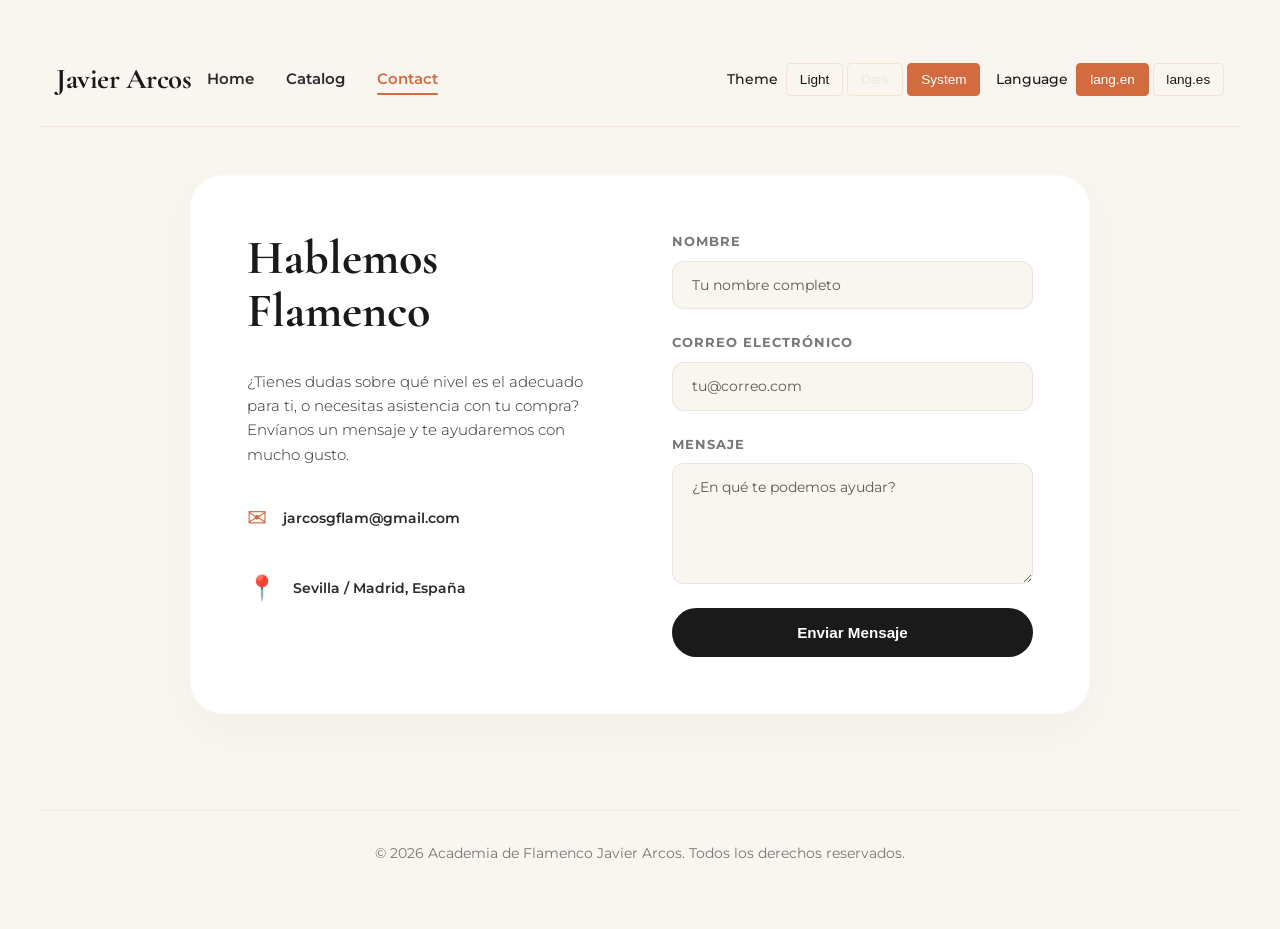
<file: contacto.html>
<!DOCTYPE html>
<html lang="es">
<head>
    <meta charset="UTF-8">
    <meta name="viewport" content="width=device-width, initial-scale=1.0">
    <title>Academia de Flamenco Javier Arcos — Contacto</title>
    <!-- Google Fonts: Cormorant Garamond (Serif) & Montserrat (Sans-Serif) -->
    <link rel="preconnect" href="https://fonts.googleapis.com">
    <link rel="preconnect" href="https://fonts.gstatic.com" crossorigin>
    <link href="https://fonts.googleapis.com/css2?family=Cormorant+Garamond:ital,wght@0,400;0,600;0,700;1,400&family=Montserrat:wght@300;400;500;600;700&display=swap" rel="stylesheet">
    
    <style>
        :root {
            --bg-clay: #F9F6F0;
            --bg-clay-dark: #F4EFE6;
            --terra-cotta: #D36B40;
            --pastel-orange: #F4A261;
            --charcoal: #1A1A1A;
            --charcoal-light: #2A2A2A;
            --white: #FFFFFF;
            --transition-smooth: all 0.35s cubic-bezier(0.16, 1, 0.3, 1);
        }

        * {
            box-sizing: border-box;
            margin: 0;
            padding: 0;
        }

        body {
            background-color: var(--bg-clay);
            color: var(--charcoal);
            font-family: 'Montserrat', sans-serif;
            line-height: 1.6;
            padding: 2rem 1rem;
            -webkit-font-smoothing: antialiased;
        }

        /* --- NAVIGATION BAR --- */
        .nav-bar {
            max-width: 1200px;
            margin: 0 auto 3rem auto;
            display: flex;
            justify-content: space-between;
            align-items: center;
            padding: 1.5rem 1rem;
            border-bottom: 1px solid rgba(211, 107, 64, 0.15);
        }

        .nav-logo {
            font-family: 'Cormorant Garamond', serif;
            font-size: 1.8rem;
            font-weight: 700;
            color: var(--charcoal);
            text-decoration: none;
            letter-spacing: -0.5px;
        }

        .nav-links {
            display: flex;
            gap: 2rem;
        }

        .nav-links a {
            font-family: 'Montserrat', sans-serif;
            font-size: 0.95rem;
            font-weight: 600;
            color: var(--charcoal-light);
            text-decoration: none;
            transition: var(--transition-smooth);
            position: relative;
            padding: 0.25rem 0;
        }

        .nav-links a:hover {
            color: var(--terra-cotta);
        }

        .nav-links a.active {
            color: var(--terra-cotta);
        }

        .nav-links a.active::after {
            content: '';
            position: absolute;
            bottom: 0;
            left: 0;
            width: 100%;
            height: 2px;
            background-color: var(--terra-cotta);
            border-radius: 2px;
        }

        /* --- CONTACT CONTENT --- */
        .contact-container {
            max-width: 900px;
            margin: 3rem auto;
            display: grid;
            grid-template-columns: 1fr 1fr;
            gap: 4rem;
            background-color: var(--white);
            padding: 3.5rem;
            border-radius: 32px;
            box-shadow: 0 15px 40px rgba(26, 26, 26, 0.03);
            border: 1px solid rgba(26, 26, 26, 0.02);
            position: relative;
            min-height: 480px;
        }

        .contact-info {
            display: flex;
            flex-direction: column;
            gap: 2rem;
        }

        .contact-info h1 {
            font-family: 'Cormorant Garamond', serif;
            font-size: 3rem;
            line-height: 1.1;
            font-weight: 700;
        }

        .contact-info p {
            font-size: 0.95rem;
            font-weight: 300;
            color: var(--charcoal-light);
        }

        .info-item {
            display: flex;
            align-items: center;
            gap: 1rem;
        }

        .info-icon {
            font-size: 1.5rem;
            color: var(--terra-cotta);
        }

        .info-text {
            font-size: 0.9rem;
            font-weight: 600;
            color: var(--charcoal-light);
        }

        /* --- CONTACT FORM --- */
        .contact-form {
            display: flex;
            flex-direction: column;
            gap: 1.5rem;
            transition: var(--transition-smooth);
        }

        .form-group {
            display: flex;
            flex-direction: column;
            gap: 0.5rem;
        }

        .form-group label {
            font-size: 0.8rem;
            font-weight: 700;
            text-transform: uppercase;
            letter-spacing: 1px;
            color: #777;
        }

        .form-group input, 
        .form-group textarea {
            background-color: var(--bg-clay);
            border: 1px solid rgba(26, 26, 26, 0.08);
            border-radius: 12px;
            padding: 0.9rem 1.2rem;
            font-family: 'Montserrat', sans-serif;
            font-size: 0.9rem;
            color: var(--charcoal);
            outline: none;
            transition: var(--transition-smooth);
        }

        .form-group input:focus, 
        .form-group textarea:focus {
            border-color: var(--terra-cotta);
            background-color: var(--white);
            box-shadow: 0 4px 12px rgba(213, 107, 64, 0.05);
        }

        .submit-btn {
            background-color: var(--charcoal);
            color: var(--white);
            border: none;
            padding: 1rem 2rem;
            border-radius: 100px;
            font-weight: 600;
            font-size: 0.95rem;
            cursor: pointer;
            transition: var(--transition-smooth);
            text-align: center;
            display: flex;
            justify-content: center;
            align-items: center;
            gap: 0.5rem;
        }

        .submit-btn:hover {
            background-color: var(--terra-cotta);
            box-shadow: 0 4px 15px rgba(213, 107, 64, 0.3);
        }

        .submit-btn:disabled {
            background-color: #888;
            cursor: not-allowed;
            box-shadow: none;
        }

        /* --- SUCCESS & ERROR STATES --- */
        .form-status {
            display: none;
            font-size: 0.9rem;
            font-weight: 600;
            padding: 0.75rem;
            border-radius: 8px;
            text-align: center;
        }

        .form-status.error {
            display: block;
            background-color: #fce8e6;
            color: #a8201a;
            border: 1px solid #f5c2c1;
        }

        .success-overlay {
            display: none;
            position: absolute;
            top: 0;
            left: 0;
            width: 100%;
            height: 100%;
            background-color: var(--white);
            border-radius: 32px;
            flex-direction: column;
            justify-content: center;
            align-items: center;
            text-align: center;
            padding: 3rem;
            z-index: 10;
            animation: fadeIn 0.4s ease forwards;
        }

        @keyframes fadeIn {
            from { opacity: 0; transform: scale(0.98); }
            to { opacity: 1; transform: scale(1); }
        }

        .success-overlay h2 {
            font-family: 'Cormorant Garamond', serif;
            font-size: 2.5rem;
            color: var(--charcoal);
            margin-bottom: 1rem;
        }

        .success-overlay p {
            font-size: 1rem;
            color: var(--charcoal-light);
            margin-bottom: 2rem;
            max-width: 400px;
        }

        .success-icon-wrapper {
            font-size: 4rem;
            color: var(--terra-cotta);
            margin-bottom: 1.5rem;
            animation: popIn 0.5s cubic-bezier(0.175, 0.885, 0.32, 1.275) forwards;
        }

        @keyframes popIn {
            0% { transform: scale(0); }
            100% { transform: scale(1); }
        }

        /* Footer styling */
        footer {
            max-width: 1200px;
            margin: 6rem auto 2rem auto;
            text-align: center;
            border-top: 1px solid rgba(211, 107, 64, 0.1);
            padding-top: 2rem;
            font-size: 0.85rem;
            color: #777;
        }

        @media (max-width: 768px) {
            .contact-container {
                grid-template-columns: 1fr;
                gap: 3rem;
                padding: 2rem;
                min-height: auto;
            }
        }
    </style>
    <!-- Theme and Localization -->
    <link rel="stylesheet" href="./theme.css">
    <script src="./theme-manager.js"></script>
    <script src="./i18n-manager.js"></script>
    <script src="./controls.js"></script>
</head>
<body>

    <nav class="nav-bar">
        <a href="index.html" class="nav-logo" data-i18n="logo">Javier Arcos</a>
        <div class="nav-links">
            <a href="index.html" data-i18n="nav.home">Inicio</a>
            <a href="catalogo.html" data-i18n="nav.catalog">Catálogo</a>
            <a href="contacto.html" class="active" data-i18n="nav.contact">Contacto</a>
        </div>
    </nav>

    <main>
        <div class="contact-container">
            <!-- Success Overlay Card (Hidden by default) -->
            <div id="success-card" class="success-overlay">
                <div class="success-icon-wrapper">💃🎉</div>
                <h2>¡Olé! Mensaje Enviado</h2>
                <p>Tu mensaje ya va de camino a nuestro equipo. Nos pondremos en contacto contigo lo antes posible.</p>
                <button onclick="resetFormState()" class="submit-btn" style="padding: 0.75rem 1.5rem;">Enviar otro mensaje</button>
            </div>

            <div class="contact-info">
                <h1>Hablemos Flamenco</h1>
                <p>¿Tienes dudas sobre qué nivel es el adecuado para ti, o necesitas asistencia con tu compra? Envíanos un mensaje y te ayudaremos con mucho gusto.</p>
                
                <div class="info-item">
                    <span class="info-icon">✉</span>
                    <span class="info-text">jarcosgflam@gmail.com</span>
                </div>
                <div class="info-item">
                    <span class="info-icon">📍</span>
                    <span class="info-text">Sevilla / Madrid, España</span>
                </div>
            </div>

            <!-- Form with Formspree Endpoint -->
            <form id="contact-form" class="contact-form" action="https://formspree.io/f/mjgnyobe" method="POST">
                <div id="form-error" class="form-status error" style="display: none;"></div>

                <div class="form-group">
                    <label for="name">Nombre</label>
                    <input type="text" id="name" name="name" required placeholder="Tu nombre completo">
                </div>
                <div class="form-group">
                    <label for="email">Correo Electrónico</label>
                    <input type="email" id="email" name="email" required placeholder="tu@correo.com">
                </div>
                <div class="form-group">
                    <label for="message">Mensaje</label>
                    <textarea id="message" name="message" rows="5" required placeholder="¿En qué te podemos ayudar?"></textarea>
                </div>
                <button type="submit" id="submit-btn" class="submit-btn">
                    <span id="btn-text">Enviar Mensaje</span>
                </button>
            </form>
        </div>
    </main>

    <footer>
        <p>&copy; 2026 Academia de Flamenco Javier Arcos. Todos los derechos reservados.</p>
    </footer>

    <script>
        const form = document.getElementById('contact-form');
        const submitBtn = document.getElementById('submit-btn');
        const btnText = document.getElementById('btn-text');
        const formError = document.getElementById('form-error');
        const successCard = document.getElementById('success-card');

        form.addEventListener('submit', async function(e) {
            e.preventDefault(); // Prevents page reload
            
            submitBtn.disabled = true;
            btnText.textContent = 'Enviando...';
            formError.style.display = 'none';

            const formData = new FormData(form);
            
            try {
                const response = await fetch(form.action, {
                    method: 'POST',
                    body: formData,
                    headers: {
                        'Accept': 'application/json'
                    }
                });

                if (response.ok) {
                    successCard.style.display = 'flex';
                    form.reset();
                } else {
                    const data = await response.json();
                    if (data.errors) {
                        formError.textContent = data.errors.map(error => error.message).join(", ");
                    } else {
                        formError.textContent = 'Ups, hubo un problema al enviar tu mensaje.';
                    }
                    formError.style.display = 'block';
                }
            } catch (error) {
                formError.textContent = 'Error de red. Por favor, comprueba tu conexión.';
                formError.style.display = 'block';
            } finally {
                submitBtn.disabled = false;
                btnText.textContent = 'Enviar Mensaje';
            }
        });

        function resetFormState() {
            successCard.style.display = 'none';
        }
    </script>
</body>
</html>
</file>
<file: theme.css>
/**
 * Theme Stylesheet
 * Provides dark and light mode color schemes
 */

:root {
  /* Light mode colors */
  --bg-clay: #F9F6F0;
  --bg-clay-dark: #F4EFE6;
  --terra-cotta: #D36B40;
  --pastel-orange: #F4A261;
  --charcoal: #1A1A1A;
  --charcoal-light: #2A2A2A;
  --white: #FFFFFF;
  --transition-smooth: all 0.35s cubic-bezier(0.16, 1, 0.3, 1);
  
  /* Additional light mode colors */
  --border-color: rgba(211, 107, 64, 0.15);
  --text-secondary: rgba(26, 26, 26, 0.7);
  --shadow-light: rgba(26, 26, 26, 0.04);
  --shadow-medium: rgba(213, 107, 64, 0.3);
}

/* Dark mode theme */
[data-theme="dark"] {
  --bg-clay: #0F0F0F;
  --bg-clay-dark: #1A1A1A;
  --terra-cotta: #FF8C5A;
  --pastel-orange: #FFB380;
  --charcoal: #E8E8E8;
  --charcoal-light: #D0D0D0;
  --white: #1A1A1A;
  --border-color: rgba(255, 140, 90, 0.2);
  --text-secondary: rgba(232, 232, 232, 0.7);
  --shadow-light: rgba(0, 0, 0, 0.3);
  --shadow-medium: rgba(255, 140, 90, 0.2);
}

/* Smooth theme transitions */
html.theme-transition,
html.theme-transition *,
html.theme-transition *:before,
html.theme-transition *:after {
  transition: background-color 0.35s cubic-bezier(0.16, 1, 0.3, 1),
              color 0.35s cubic-bezier(0.16, 1, 0.3, 1),
              border-color 0.35s cubic-bezier(0.16, 1, 0.3, 1),
              box-shadow 0.35s cubic-bezier(0.16, 1, 0.3, 1) !important;
}

/* Apply color variables to existing elements */
body {
  background-color: var(--bg-clay);
  color: var(--charcoal);
}

/* Navigation */
.nav-bar {
  border-bottom-color: var(--border-color);
  display: flex !important;
  flex-wrap: wrap;
  justify-content: space-between;
  align-items: center;
  gap: 1rem;
}

.nav-logo {
  color: var(--charcoal);
}

.nav-links {
  display: flex;
  gap: 2rem;
  flex-wrap: wrap;
}

.nav-links a {
  color: var(--charcoal-light);
}

.nav-links a:hover {
  color: var(--terra-cotta);
}

.nav-links a.active {
  color: var(--terra-cotta);
}

.nav-links a.active::after {
  background-color: var(--terra-cotta);
}

/* Hero section */
.hero h1 {
  color: var(--charcoal);
}

.hero p {
  color: var(--charcoal-light);
}

.hero-btn {
  background-color: var(--charcoal);
  color: var(--white) !important;
}

[data-theme="dark"] .hero-btn {
  background-color: var(--terra-cotta);
  color: var(--charcoal) !important;
}

.hero-btn:hover {
  background-color: var(--terra-cotta);
  box-shadow: 0 10px 30px var(--shadow-medium);
}

/* Cards and containers */
.teacher-spotlight {
  background-color: var(--white);
  border-color: var(--border-color);
  box-shadow: 0 20px 50px var(--shadow-light);
}

[data-theme="dark"] .teacher-spotlight {
  background-color: var(--bg-clay-dark);
}

/* Form elements */
input, textarea, select {
  background-color: var(--white);
  color: var(--charcoal);
  border-color: var(--border-color);
}

[data-theme="dark"] input,
[data-theme="dark"] textarea,
[data-theme="dark"] select {
  background-color: var(--bg-clay-dark);
  color: var(--charcoal-light);
}

input::placeholder, textarea::placeholder {
  color: var(--text-secondary);
}

/* Buttons */
button {
  transition: all 0.35s cubic-bezier(0.16, 1, 0.3, 1);
}

/* Links */
a {
  color: var(--terra-cotta);
}

a:hover {
  color: var(--pastel-orange);
}

/* Code blocks if present */
code, pre {
  background-color: var(--white);
  color: var(--charcoal);
  border-color: var(--border-color);
}

[data-theme="dark"] code,
[data-theme="dark"] pre {
  background-color: var(--bg-clay-dark);
  color: var(--charcoal-light);
}

/* Borders and dividers */
hr, .divider {
  border-color: var(--border-color);
}

/* Theme switcher button styling */
.theme-switch-button {
  background: transparent;
  border: 1px solid var(--border-color);
  color: var(--charcoal);
  padding: 0.5rem 0.8rem;
  border-radius: 4px;
  cursor: pointer;
  font-size: 0.85rem;
  transition: all 0.35s cubic-bezier(0.16, 1, 0.3, 1);
  font-weight: 500;
}

.theme-switch-button:hover {
  border-color: var(--terra-cotta);
  color: var(--terra-cotta);
}

.theme-switch-button.active {
  background-color: var(--terra-cotta);
  color: var(--white);
  border-color: var(--terra-cotta);
}

[data-theme="dark"] .theme-switch-button.active {
  color: var(--charcoal);
}

/* Language switcher styling */
.lang-switch-button {
  background: transparent;
  border: 1px solid var(--border-color);
  color: var(--charcoal);
  padding: 0.5rem 0.8rem;
  border-radius: 4px;
  cursor: pointer;
  font-size: 0.85rem;
  transition: all 0.35s cubic-bezier(0.16, 1, 0.3, 1);
  font-weight: 500;
}

.lang-switch-button:hover {
  border-color: var(--terra-cotta);
  color: var(--terra-cotta);
}

.lang-switch-button.active {
  background-color: var(--terra-cotta);
  color: var(--white);
  border-color: var(--terra-cotta);
}

[data-theme="dark"] .lang-switch-button.active {
  color: var(--charcoal);
}

/* Controls container */
.controls-container {
  display: flex;
  gap: 1rem;
  align-items: center;
  flex-wrap: wrap;
  margin-left: auto;
}

.control-group {
  display: flex;
  gap: 0.5rem;
  align-items: center;
  white-space: nowrap;
}

.control-label {
  font-size: 0.9rem;
  font-weight: 500;
  color: var(--charcoal);
  white-space: nowrap;
}

/* Responsive controls */
@media (max-width: 768px) {
  .nav-bar {
    flex-direction: column;
    align-items: flex-start;
    gap: 0.5rem;
  }
  
  .controls-container {
    margin-left: 0;
    width: 100%;
    margin-top: 0.5rem;
  }
  
  .nav-links {
    gap: 1rem;
  }
  
  .control-group {
    gap: 0.25rem;
  }
}
</file>
